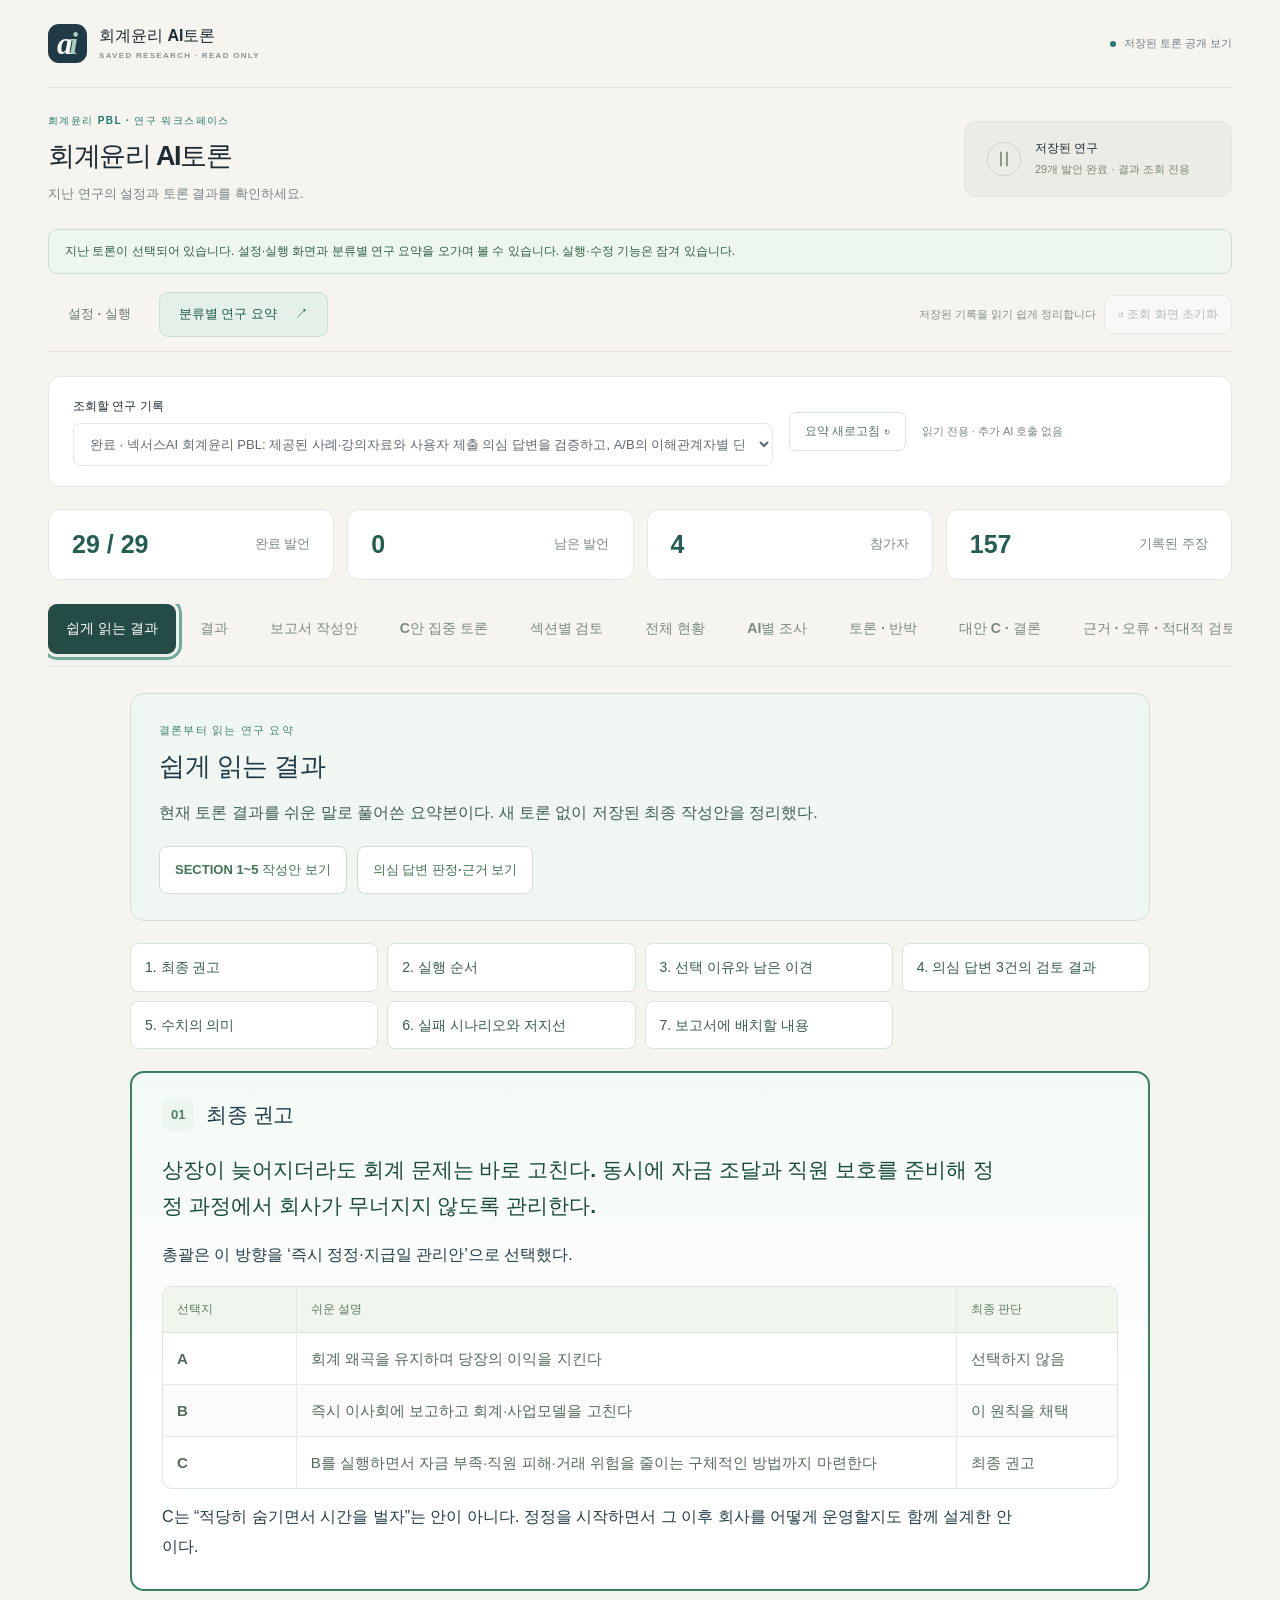
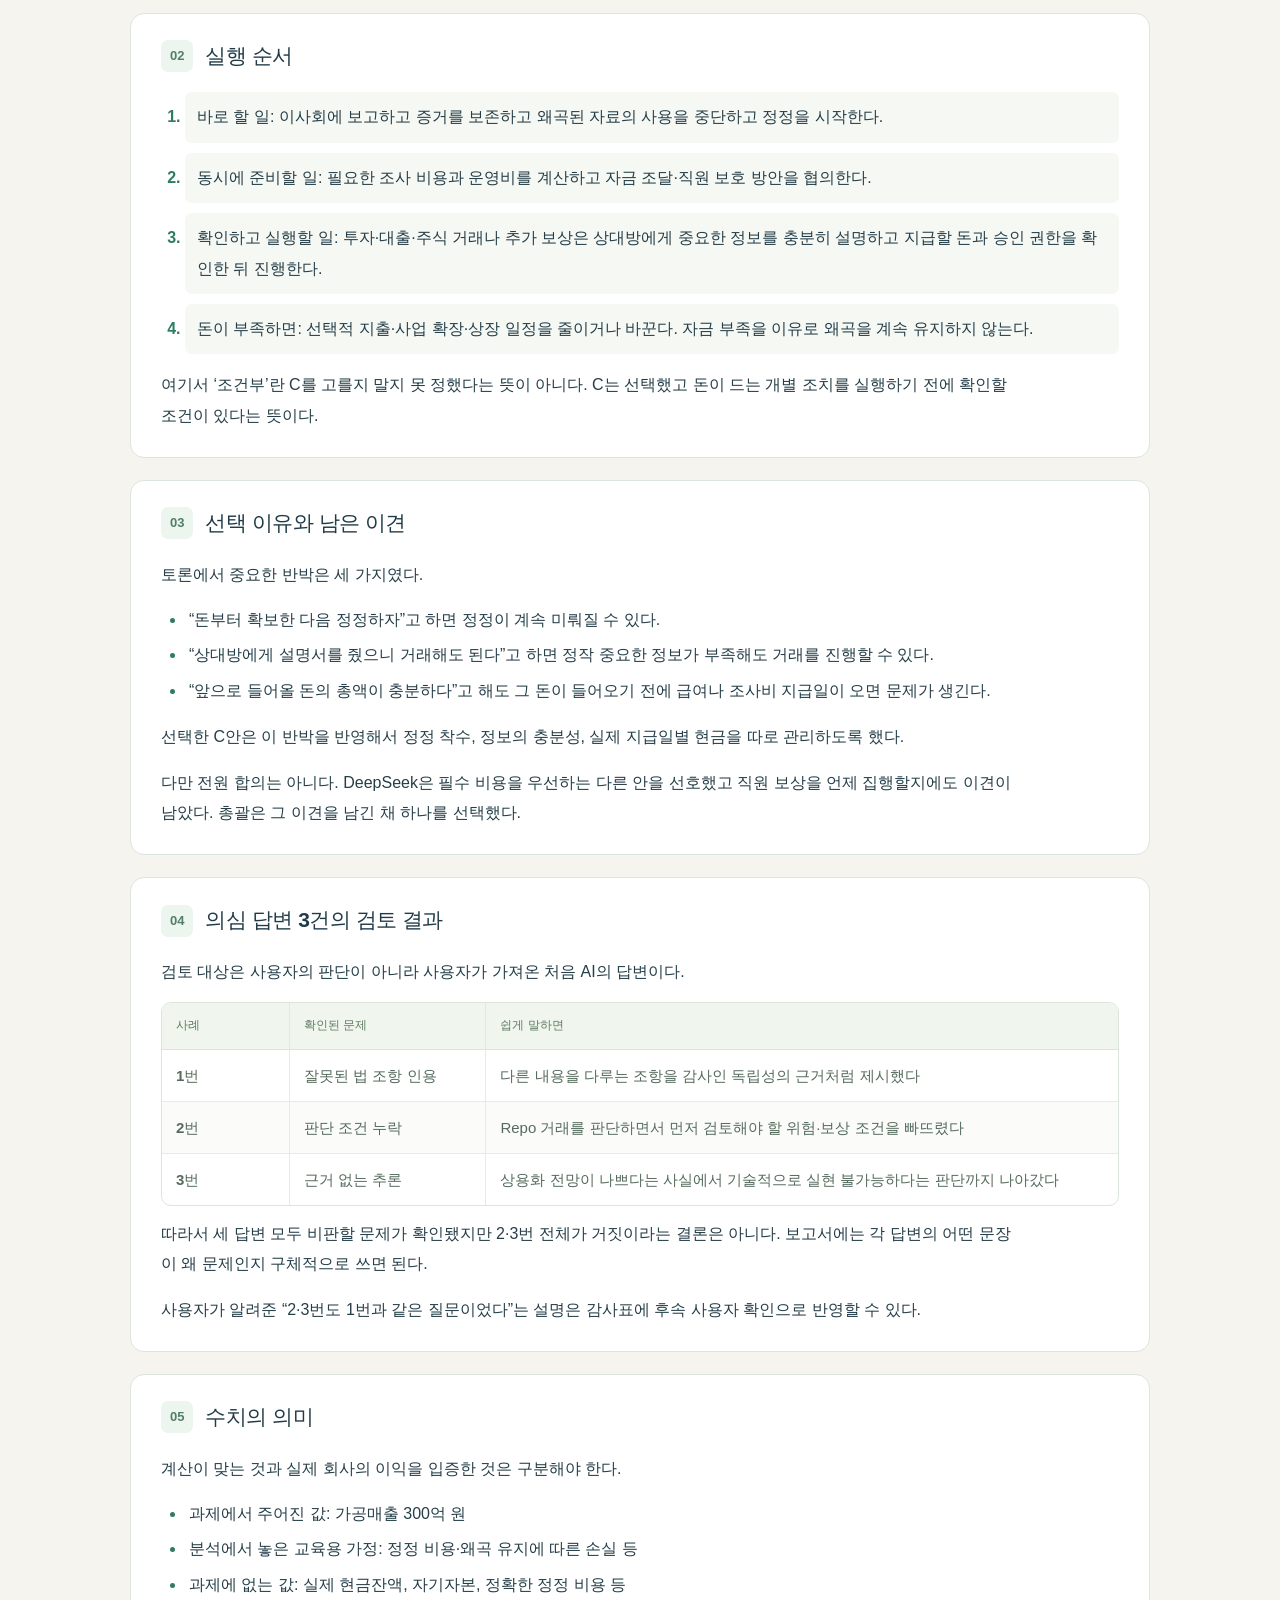
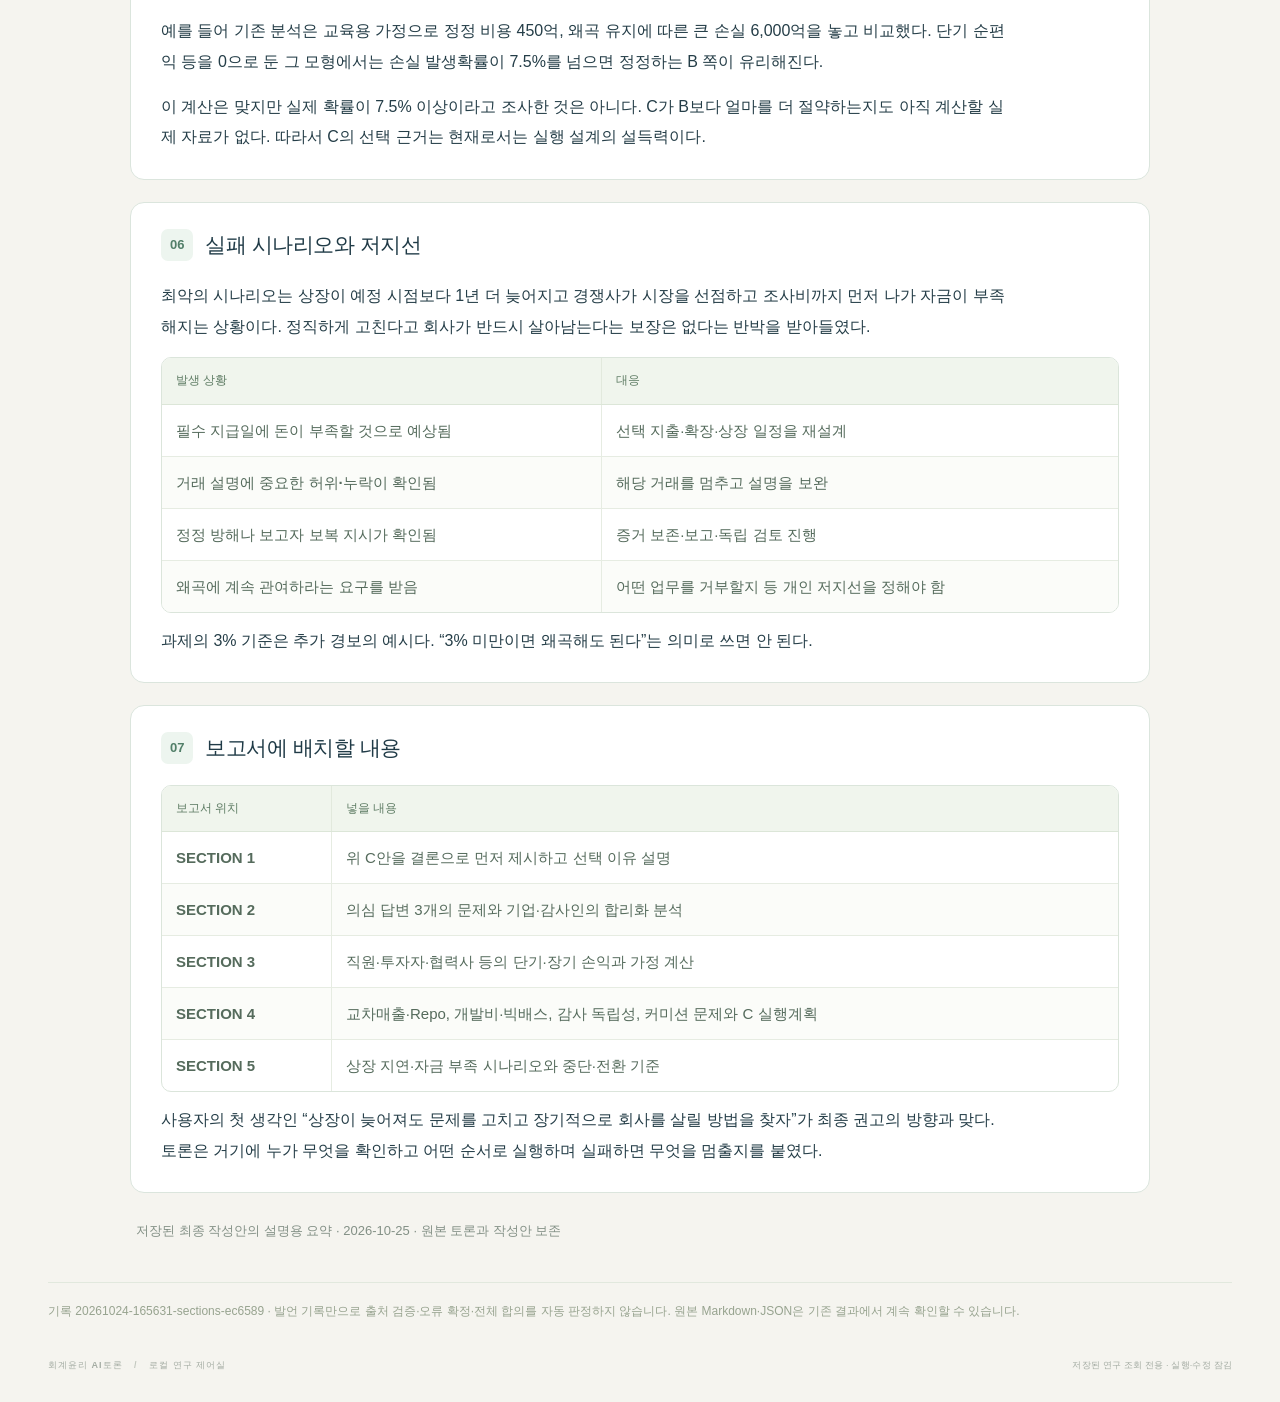
<file: index.html>
<!doctype html>
<html lang="ko">
<head>
  <meta charset="utf-8"><meta name="robots" content="noindex,nofollow">
  <meta name="viewport" content="width=device-width, initial-scale=1">
  <meta name="color-scheme" content="light">
  <title>회계윤리 AI토론</title>
  <link rel="stylesheet" href="./style.css">
  <script src="./summary.js" defer></script><script src="./read-controller.js" defer></script><script src="./reader.js" defer></script>
</head>
<body>
  <div class="app-shell">
    <header class="topbar">
      <a class="brand" href="#main"><span class="brand-mark" aria-hidden="true">a<span>i</span></span><span>회계윤리 AI토론<span class="brand-sub">SAVED RESEARCH · READ ONLY</span></span></a>
      <div class="topbar-meta"><span class="local-dot" aria-hidden="true"></span>저장된 토론 공개 보기</div>
    </header>

    <main id="main">
      <section class="intro" aria-labelledby="page-title">
        <div><div class="eyebrow">회계윤리 PBL · 연구 워크스페이스</div><h1 id="page-title">회계윤리 AI토론</h1><p>지난 연구의 설정과 토론 결과를 확인하세요.</p></div>
        <div class="idle-notice"><span class="idle-icon" aria-hidden="true">Ⅱ</span><div><strong id="activity-title">대기 중</strong><span id="activity-detail">시작 버튼 전 모델 호출 없음</span></div></div>
      </section>

      <div id="connection-error" class="notice error hidden" role="alert"></div>
      <button id="show-active-run" class="secondary-button hidden" type="button">실행 중인 연구 모니터로 이동</button>
      <div id="toast" class="toast hidden" role="status" aria-live="polite"></div>

      <nav class="view-navigation" aria-label="제어실 보기">
        <button id="view-workspace" type="button" class="view-button active" aria-pressed="true">설정 · 실행</button>
        <button id="view-summary" type="button" class="view-button" aria-pressed="false">분류별 연구 요약 <span aria-hidden="true">↗</span></button>
        <span>저장된 기록을 읽기 쉽게 정리합니다</span>
        <button id="reset-research" class="reset-research-button" type="button" title="이전 실행 선택과 결과 화면만 비웁니다. 입력한 설정·자료·저장 기록은 유지합니다." disabled>↺ 조회 화면 초기화</button>
      </nav>

      <div id="workspace-view" class="workspace-grid">
        <div class="setup-column">
          <section class="panel" aria-labelledby="setup-title">
            <div class="panel-heading"><div><span class="section-number">01</span><h2 id="setup-title">연구 설정</h2></div><div class="button-row"><button id="load-config" class="text-button" type="button" disabled>설정 불러오기</button><button id="save-config" class="text-button" type="button" disabled>저장</button></div></div>
            <div class="panel-content">
              <label for="topic">토론 주제 <span class="required">필수</span></label>
              <textarea id="topic" rows="3" placeholder="예: 상장 전 회계 오류를 발견한 기업의 윤리적 선택과 대안 C"></textarea>
              <label for="instructions">전체 참가자에게 전달할 명령 <span class="optional">선택</span></label>
              <textarea id="instructions" rows="3" placeholder="예: A/B를 공정하게 검토하고, 사실·가정·미확인 주장을 분리해 주세요."></textarea>
              <label for="student-draft">내 첫 생각 <span class="optional">직접 작성 · 선택</span></label>
              <textarea id="student-draft" rows="4" maxlength="3000" placeholder="예: 나는 ○○ 이유로 A도 B도 아닌 방향을 생각한다. 가장 자신 없는 부분은 ○○이다. (AI에게 맡기지 말고 직접 쓰세요)"></textarea>
              <p class="field-help">독립 조사에는 공개하지 않습니다. 섹션별 모드에서는 SECTION 2 작성·검토에, 기존 연구·합의 모드에서는 교차 검증에 전달해 맹점 비판을 받습니다. 원문은 부록 B용으로 보존됩니다.</p>
              <details class="submitted-case-panel" id="submitted-case-panel">
                <summary>검증할 의심 답변 <span class="optional">선택 · 최대 3개</span></summary>
                <p class="field-help">독립 조사에서 각 AI가 원답변을 검증하고 후속 검토·최종 판단까지 이어갑니다. 섹션별 모드에서는 SECTION 2에서 집중 검토합니다. 의심 이유는 독립 조사에서 숨기며, 오류 아님·일부 오류·판단 보류도 정상 결과입니다.</p>
                <p class="field-help">총괄은 참가 AI에서 1명을 지정할 수 있습니다. 섹션별 모드는 미지정 시 첫 참가자가 총괄을 맡고, 기존 모드는 미지정 시 AI별 최종 판단을 표시합니다.</p>
                <p class="field-help">3개 입력의 원질문·원답변·출처·의심 이유 합계는 18,000바이트까지입니다(한글 약 6,000자). 시작 전 알려진 입력과 단계별 필수 원문을 검사하며, 이후 AI 발언이 커지면 호출 전에 다시 확인합니다.</p>
                <p id="submitted-input-budget" class="field-help" role="status">의심 답변 전체 입력: 0 / 18,000바이트</p>
                <p class="field-help">새 연구에만 적용됩니다. 저장·열람은 AI를 호출하지 않으며, 연구 시작 시 입력한 원문과 출처가 참가 AI에게 전송됩니다. 개인정보·인증정보는 넣지 마세요.</p>
                <details class="submitted-case" open><summary>의심 답변 1</summary>
                  <label for="case-1-question">원래 질문 <span class="optional">있으면 입력</span></label>
                  <textarea id="case-1-question" rows="2" maxlength="1500" placeholder="이 답변을 받았을 때의 실제 질문"></textarea>
                  <label for="case-1-answer">검증할 답변 원문 <span class="required">이 항목 사용 시 필수</span></label>
                  <textarea id="case-1-answer" rows="4" maxlength="4000" placeholder="의심되는 답변을 조건·문맥과 함께 그대로 붙여 넣으세요. 최대 4,000자"></textarea>
                  <label for="case-1-source">답변 출처 <span class="optional">AI·날짜·대화 링크 등</span></label>
                  <input id="case-1-source" type="text" maxlength="300" placeholder="예: Claude · 날짜 · 대화 기록">
                  <fieldset class="submitted-item-choices"><legend>이 원질문·답변이 다루는 회계처리 <span class="optional">복수 선택 · 해당 없거나 모르면 선택하지 않음</span></legend>
                    <label><input id="case-1-item-0" type="checkbox"> 교차매출</label>
                    <label><input id="case-1-item-1" type="checkbox"> Repo</label>
                    <label><input id="case-1-item-2" type="checkbox"> R&D 자본화</label>
                    <label><input id="case-1-item-3" type="checkbox"> 빅배스</label>
                  </fieldset>
                  <p class="field-help">원래 질문이 있고 선택한 항목만 중복 최초 질의를 생략합니다. 연결이 부정확하면 AI가 분석 범위 부족으로 기록합니다.</p>
                  <label for="case-1-suspicion">의심 이유 <span class="optional">교차 검증부터 AI에게 공개</span></label>
                  <textarea id="case-1-suspicion" rows="2" maxlength="1000" placeholder="어떤 사실·문단·계산이 의심되는지 (선택)"></textarea>
                </details>
                <details class="submitted-case"><summary>의심 답변 2</summary>
                  <label for="case-2-question">원래 질문 <span class="optional">있으면 입력</span></label>
                  <textarea id="case-2-question" rows="2" maxlength="1500" placeholder="이 답변을 받았을 때의 실제 질문"></textarea>
                  <label for="case-2-answer">검증할 답변 원문 <span class="required">이 항목 사용 시 필수</span></label>
                  <textarea id="case-2-answer" rows="4" maxlength="4000" placeholder="의심되는 답변을 조건·문맥과 함께 그대로 붙여 넣으세요. 최대 4,000자"></textarea>
                  <label for="case-2-source">답변 출처 <span class="optional">AI·날짜·대화 링크 등</span></label>
                  <input id="case-2-source" type="text" maxlength="300" placeholder="예: Claude · 날짜 · 대화 기록">
                  <fieldset class="submitted-item-choices"><legend>이 원질문·답변이 다루는 회계처리 <span class="optional">복수 선택 · 해당 없거나 모르면 선택하지 않음</span></legend>
                    <label><input id="case-2-item-0" type="checkbox"> 교차매출</label>
                    <label><input id="case-2-item-1" type="checkbox"> Repo</label>
                    <label><input id="case-2-item-2" type="checkbox"> R&D 자본화</label>
                    <label><input id="case-2-item-3" type="checkbox"> 빅배스</label>
                  </fieldset>
                  <p class="field-help">원래 질문이 있고 선택한 항목만 중복 최초 질의를 생략합니다. 연결이 부정확하면 AI가 분석 범위 부족으로 기록합니다.</p>
                  <label for="case-2-suspicion">의심 이유 <span class="optional">교차 검증부터 AI에게 공개</span></label>
                  <textarea id="case-2-suspicion" rows="2" maxlength="1000" placeholder="어떤 사실·문단·계산이 의심되는지 (선택)"></textarea>
                </details>
                <details class="submitted-case"><summary>의심 답변 3</summary>
                  <label for="case-3-question">원래 질문 <span class="optional">있으면 입력</span></label>
                  <textarea id="case-3-question" rows="2" maxlength="1500" placeholder="이 답변을 받았을 때의 실제 질문"></textarea>
                  <label for="case-3-answer">검증할 답변 원문 <span class="required">이 항목 사용 시 필수</span></label>
                  <textarea id="case-3-answer" rows="4" maxlength="4000" placeholder="의심되는 답변을 조건·문맥과 함께 그대로 붙여 넣으세요. 최대 4,000자"></textarea>
                  <label for="case-3-source">답변 출처 <span class="optional">AI·날짜·대화 링크 등</span></label>
                  <input id="case-3-source" type="text" maxlength="300" placeholder="예: Claude · 날짜 · 대화 기록">
                  <fieldset class="submitted-item-choices"><legend>이 원질문·답변이 다루는 회계처리 <span class="optional">복수 선택 · 해당 없거나 모르면 선택하지 않음</span></legend>
                    <label><input id="case-3-item-0" type="checkbox"> 교차매출</label>
                    <label><input id="case-3-item-1" type="checkbox"> Repo</label>
                    <label><input id="case-3-item-2" type="checkbox"> R&D 자본화</label>
                    <label><input id="case-3-item-3" type="checkbox"> 빅배스</label>
                  </fieldset>
                  <p class="field-help">원래 질문이 있고 선택한 항목만 중복 최초 질의를 생략합니다. 연결이 부정확하면 AI가 분석 범위 부족으로 기록합니다.</p>
                  <label for="case-3-suspicion">의심 이유 <span class="optional">교차 검증부터 AI에게 공개</span></label>
                  <textarea id="case-3-suspicion" rows="2" maxlength="1000" placeholder="어떤 사실·문단·계산이 의심되는지 (선택)"></textarea>
                </details>
              </details>
              <label><input id="web-research" type="checkbox" checked> 필요 시 공개 웹 검색·원문 검증</label>
              <p id="web-research-notice" class="field-help hidden" role="status"></p>
              <p class="help">제공 자료 우선. 근거 누락·충돌·최신성 확인에만 검색하며 검색어와 URL이 외부 서비스로 전달됩니다. 자료 전문·개인정보는 검색어에서 제외하도록 지시합니다. 연결 테스트에는 적용하지 않으며, 기존 실행 재개는 저장된 설정을 따릅니다.</p>
              <div class="settings-row">
          <div class="field grow"><label for="mode">진행 방식</label><select id="mode"><option value="sections">섹션별 조사·C안 토론 → 통합</option><option value="smoke">자유 라운드 토론</option></select></div>
                <div class="field"><label for="domain">연구 분야</label><select id="domain"><option value="accounting_pbl">회계윤리 PBL</option><option value="general">일반 주제</option></select></div>
                <div id="smoke-rounds-field" class="field rounds-field hidden">
                  <label for="smoke-rounds">토론 라운드 <span class="optional">회</span></label>
                  <div class="stepper-wrap">
                    <button id="rounds-dec" class="stepper-btn" type="button" title="라운드 감소">▼</button>
                    <input id="smoke-rounds" type="number" min="1" max="10" step="1" value="2">
                    <button id="rounds-inc" class="stepper-btn" type="button" title="라운드 증가">▲</button>
                  </div>
                </div>
                <div class="field"><label for="timeout">발언 제한 시간 <span class="optional">초</span></label><input id="timeout" type="number" min="30" max="3600" step="1" value="600"></div>
                <div class="field"><label for="max-turns">이번 실행 발언 수</label><input id="max-turns" type="number" min="1" max="200" step="1" placeholder="제한 없음"></div>
              </div>
              <p id="mode-help" class="field-help">공통 독립 조사 → SECTION 2·4·3·5 작성·독립 검토 → 전원 통합 검토 → 총괄 권고와 SECTION 1~5 작성안. 시작 버튼을 누르기 전에는 AI를 호출하지 않습니다.</p>
              <p id="legacy-mode-note" class="field-help" hidden></p>
            </div>
          </section>

          <section class="panel" aria-labelledby="agents-title">
            <div class="panel-heading"><div><span class="section-number">02</span><h2 id="agents-title">참가 AI</h2><span id="agent-count" class="count-pill">선택</span></div><button id="add-agent" class="text-button" type="button" disabled>+ 참가자 추가</button></div>
            <div class="panel-content"><p class="section-help">각 AI 카드의 체크박스로 토론에 참여할 AI를 2명 이상 선택할 수 있습니다. (최소 2명, 최대 5명)</p><div id="agents" class="agents-grid"></div></div>
          </section>

          <section class="panel" aria-labelledby="materials-title">
            <div class="panel-heading"><div><span class="section-number">03</span><h2 id="materials-title">연구 자료</h2><span id="material-count" class="count-pill">0개 선택</span></div><div class="button-row"><button id="cleanup-junk-button" class="text-button" type="button" title="테스트 및 프롬프트로 생성된 정크 txt 파일들을 일괄 정리합니다">정크 정리 🧹</button><button id="upload-button" class="text-button" type="button" disabled>+ 파일 추가</button></div><input id="upload-file" type="file" accept=".md,.txt,text/markdown,text/plain" hidden multiple></div>
            <div class="panel-content"><div class="materials-toolbar"><p class="section-help">선택한 자료는 실행할 때 참가 AI에 전달됩니다.</p><div class="button-row"><button id="select-all" class="small-text-button" type="button">모두 선택</button><button id="select-none" class="small-text-button" type="button">해제</button></div></div><div id="materials" class="materials-list"><p class="empty-message">자료 목록을 불러오는 중입니다.</p></div><p class="field-help">Markdown·텍스트 파일을 추가할 수 있습니다. 원본 자료는 수정하지 않습니다.</p><p class="field-help">자료가 크면 파일·행 번호를 유지한 발췌를 전달합니다. 생략 부분은 미확인으로 남기며, 자료 전체를 분석한 것으로 간주하지 않습니다. 실제 전달 범위는 발언 원질문에서 확인할 수 있습니다.</p></div>
          </section>

          <section class="launch-panel" aria-label="연구 실행">
            <label class="consent-label"><input id="transfer-consent" type="checkbox"><span>주제, 명령, 의심 답변, 선택 자료와 참가자 발언을 선택한 AI의 클라우드 서비스로 전송하는 데 동의합니다.<small>공식 CLI의 구독 한도를 사용합니다. 계정의 기존 초과 사용 정책은 별도로 적용될 수 있습니다.</small></span></label>
            <div class="launch-footer"><span id="launch-summary">설정을 확인한 뒤 시작하세요.</span><button id="start-button" type="button" class="primary-button" disabled><span aria-hidden="true">▶</span> 연구 시작</button></div>
          </section>
        </div>

        <aside class="monitor-column" aria-label="연구 진행 및 결과">
          <section class="panel monitor-panel" aria-labelledby="monitor-title">
            <div class="panel-heading"><div><span class="section-number">04</span><h2 id="monitor-title">실행 모니터</h2></div><div class="button-row"><button id="delete-run-button" class="text-button danger" type="button" title="선택한 실행 및 결과 삭제" disabled>기록 삭제 🗑</button><button id="refresh-runs" class="text-button" type="button" aria-label="실행 목록 새로고침">새로고침 ↻</button></div></div>
            <div class="panel-content">
              <label for="run-select">저장된 실행</label><select id="run-select"><option value="">실행을 선택하세요</option></select>
              <div class="run-state-line"><span id="run-status" class="status-pill">대기</span><span id="turn-progress" class="muted">선택한 실행 없음</span></div>
              <div class="progress-track"><div id="progress-bar"></div></div>
              <p id="run-topic" class="run-topic">시작 버튼을 누르면 여기에서 진행 상황을 확인할 수 있습니다.</p>
              <div class="run-controls"><button id="pause-button" type="button" class="secondary-button" disabled>발언 후 일시정지</button><button id="stop-button" type="button" class="danger-button" disabled>즉시 중단</button><button id="resume-button" type="button" class="secondary-button" disabled>재개</button></div>
              <p id="run-control-note" class="field-help">페이지를 새로고침해도 자동으로 시작·재개하지 않습니다.</p>
              <div id="run-errors" class="notice error hidden" role="alert"></div>
            </div>
            <div class="stream-heading"><h3>실시간 발언</h3><span id="live-indicator" class="muted">읽기 전용 조회</span></div>
            <div id="speeches" class="speeches" tabindex="0" aria-label="참가자 발언 기록"><div class="stream-empty"><span aria-hidden="true">⌘</span><strong>새로운 관점을 기다리고 있습니다.</strong><p>현재 모델을 호출하지 않습니다.<br>설정을 마치고 직접 연구를 시작하세요.</p></div></div>
            <div class="stream-footer"><label><input id="auto-scroll" type="checkbox" checked> 새 발언으로 자동 이동</label><span>발언과 상태는 자동 갱신됩니다.</span></div>
          </section>

          <section class="panel reports-panel" aria-labelledby="reports-title">
            <div class="panel-heading"><div><h2 id="reports-title">연구 결과 · 원본 기록</h2></div><div class="button-row"><button id="delete-result-button" class="text-button danger" type="button" title="현재 조회 중인 실행 기록 및 결과 삭제" disabled>결과 삭제 🗑</button><a id="download-report" class="text-button disabled-link" aria-disabled="true">다운로드 ↓</a></div></div>
            <div class="report-select-wrap"><label class="sr-only" for="report-select">조회할 결과 파일</label><select id="report-select"></select></div>
            <p id="report-description" class="report-description">실행을 선택하면 생성된 연구 자료를 조회할 수 있습니다.</p>
            <div id="report-content" class="report-content summary-rich" tabindex="0">아직 선택한 실행이 없습니다.</div>
            <div class="report-footer">AI 작성 내용과 인용은 원문 대조가 필요합니다. 제출용 보고서는 직접 작성하세요.</div>
          </section>

          <section class="connection-panel" aria-labelledby="connections-title"><div class="connection-heading"><h2 id="connections-title">CLI 연결 기록</h2><span>저장된 최근 상태</span></div><div id="connections"></div><p>현재 화면은 연결 테스트를 실행하지 않습니다.</p></section>
          <section class="github-project" aria-labelledby="github-project-title">
            <div class="github-project-icon" aria-hidden="true"><svg viewBox="0 0 24 24" fill="currentColor"><path d="M12 .75a11.25 11.25 0 0 0-3.56 21.92c.56.1.77-.24.77-.54v-2.1c-3.14.68-3.8-1.34-3.8-1.34-.51-1.3-1.25-1.65-1.25-1.65-1.02-.7.08-.69.08-.69 1.13.08 1.72 1.16 1.72 1.16 1 1.72 2.64 1.22 3.28.94.1-.73.4-1.22.72-1.5-2.5-.28-5.13-1.25-5.13-5.56 0-1.23.44-2.23 1.16-3.02-.12-.28-.5-1.43.11-2.98 0 0 .95-.3 3.1 1.16A10.8 10.8 0 0 1 12 6.17c.96 0 1.92.13 2.82.38 2.15-1.46 3.1-1.16 3.1-1.16.61 1.55.23 2.7.11 2.98.73.8 1.16 1.8 1.16 3.02 0 4.32-2.64 5.28-5.15 5.56.4.35.77 1.03.77 2.08v3.1c0 .3.2.65.78.54A11.25 11.25 0 0 0 12 .75Z"/></svg></div>
            <div><span class="github-project-kicker">OPEN SOURCE</span><h2 id="github-project-title">내 PC에서도 AI Debate 사용하기</h2><p>GitHub에서 코드와 설치 방법을 확인하세요.</p><a class="github-project-button" href="https://github.com/osh3772-star/ai-debate" target="_blank" rel="noopener noreferrer">GitHub에서 시작하기 <span aria-hidden="true">↗</span></a></div>
          </section>
        </aside>
      </div>
      <section id="summary-view" class="hidden" aria-label="분류별 연구 요약">
        <div class="summary-view-toolbar">
          <div><label for="summary-run-select">조회할 연구 기록</label><select id="summary-run-select"><option value="">실행을 선택하세요</option></select></div>
          <button id="refresh-summary" class="secondary-button" type="button">요약 새로고침 ↻</button>
          <span id="summary-load-status" role="status">읽기 전용 · 추가 AI 호출 없음</span>
        </div>
        <section id="report-notes-panel" class="panel hidden" aria-labelledby="report-notes-title">
          <div class="panel-heading"><h2 id="report-notes-title">보고서 반영 메모 · 원문 보존</h2></div>
          <div class="panel-content">
            <p class="field-help">확실한 정정은 근거와 함께, 제외할 제안은 이유와 함께 적으세요. 미확인 수치는 가정으로 구분합니다. 저장은 이 PC에만 하며 AI를 호출하지 않습니다. ‘총괄 작성안 생성’을 직접 확인할 때 저장된 메모도 전달됩니다.</p>
            <label for="report-notes-text">정정 · 채택/제외 · 수치 가정 · 추가 보완</label>
            <textarea id="report-notes-text" rows="14" maxlength="4000" placeholder="원래 내용 → 바꿀 내용 → 이유·근거 / 자료가 없으면 미확인 또는 설계 가정"></textarea>
            <label><input id="report-notes-reviewed" type="checkbox"> 메모를 읽고 보고서에 반영할 지시로 검토했습니다</label>
            <div class="button-row"><button id="save-report-notes" type="button" class="secondary-button">메모 저장 · AI 호출 없음</button><span id="report-notes-status" role="status"></span></div>
          </div>
        </section>
        <div id="classified-summary"></div>
      </section>
      <footer class="page-footer"><span>회계윤리 AI토론 <span class="footer-divider">/</span> 로컬 연구 제어실</span><span>저장된 연구 조회 전용 · 실행·수정 잠김</span></footer>
    </main>
  </div>

  <dialog id="material-dialog"><div class="dialog-heading"><div><span class="eyebrow">READ ONLY</span><h2 id="material-dialog-title">자료 미리보기</h2></div><button id="close-dialog" class="icon-button" type="button" aria-label="미리보기 닫기">×</button></div><pre id="material-preview" tabindex="0"></pre></dialog>
  <dialog id="source-dialog"><div class="dialog-heading"><div><span class="eyebrow">SAVED RECORD · READ ONLY</span><h2 id="source-dialog-title">발언 원본</h2></div><button id="close-source-dialog" class="icon-button" type="button" aria-label="발언 원본 닫기">×</button></div><div id="source-dialog-content" class="source-dialog-content"></div></dialog>
  <dialog id="correction-dialog" aria-labelledby="correction-dialog-title">
    <form id="correction-form" novalidate>
      <div class="dialog-heading"><div><span class="eyebrow">USER ACTION · 클라우드 전송</span><h2 id="correction-dialog-title">수정 질문으로 원래 AI 다시 호출</h2></div><button id="close-correction-dialog" class="icon-button" type="button" aria-label="재호출 창 닫기">×</button></div>
      <div class="correction-body">
        <p id="correction-target" class="section-help"></p>
        <h3 class="correction-label">AI 검토자가 제안한 수정 질문 <span class="optional">읽기 전용 · 원래 기록은 바뀌지 않음</span></h3>
        <p id="correction-ai-question" class="correction-readonly"></p>
        <label for="correction-question">실제로 보낼 수정 질문 <span class="required">직접 고칠 수 있음</span></label>
        <textarea id="correction-question" maxlength="2000" rows="5"></textarea>
        <label for="correction-reason">바꾼 이유 <span class="optional">질문을 고쳤을 때 필수 · 부록 C에 학생 작성으로 기록</span></label>
        <textarea id="correction-reason" maxlength="1000" rows="3" placeholder="예: 문단 번호와 적용 범위를 먼저 확인하도록 질문을 바꿨다."></textarea>
        <label for="correction-unit-filter">함께 보낼 기준서 문단 <span id="correction-unit-count" class="optional">선택 0개 · 최대 6개</span></label>
        <input id="correction-unit-filter" type="text" placeholder="문단 ID나 제목으로 찾기 (예: B66, 재매입)" autocomplete="off">
        <div id="correction-units" class="correction-units" role="group" aria-label="추가로 보낼 기준서 문단"></div>
        <p class="field-help">이 실행에 선택된 자료 안의 문단만 원문 그대로 보냅니다. 선택하지 않으면 원질문·원답변·검토자 지적·수정 질문만 보냅니다.</p>
        <label class="consent-label correction-consent"><input id="correction-consent" type="checkbox"><span>원질문·원답변·검토자 지적·수정 질문과 선택한 문단을 해당 AI의 클라우드 서비스로 전송하고 구독 한도를 사용하는 데 동의합니다.<small>결과는 원래 발언을 고치지 않고 별도 교정 기록으로 저장됩니다.</small></span></label>
        <p id="correction-error" class="notice error hidden" role="alert"></p>
      </div>
      <div class="correction-footer"><button id="cancel-correction" class="secondary-button" type="button">취소</button><button id="submit-correction" class="primary-button" type="submit">재호출 실행</button></div>
    </form>
  </dialog>
</body>
</html>
</file>
<file: style.css>
:root{--canvas:#f5f4ef;--paper:#fff;--ink:#1d2b35;--muted:#758087;--line:#e4e8e7;--teal:#25796d;--teal-light:#edf6f2;--navy:#213a47;--danger:#a5473c;--radius:14px;--shadow:0 4px 24px #233e4905;font-family:"Segoe UI","Malgun Gothic",Arial,sans-serif;color:var(--ink);font-synthesis:none}*{box-sizing:border-box}html{scroll-behavior:smooth}body{margin:0;background:var(--canvas);font-size:14px;line-height:1.6}button,input,select,textarea{font:inherit}button,a,input,select,textarea{-webkit-tap-highlight-color:transparent}button,a{touch-action:manipulation}button{cursor:pointer}button:disabled{cursor:not-allowed;opacity:.4}button:focus-visible,a:focus-visible,input:focus-visible,select:focus-visible,textarea:focus-visible,[tabindex]:focus-visible{outline:3px solid #6eaa99;outline-offset:3px}textarea,input[type=text],input[type=number],select{width:100%;border:1px solid #dce2e1;border-radius:8px;background:#fff;color:var(--ink);padding:10px 12px;transition:border-color .15s,box-shadow .15s}textarea:focus,input:focus,select:focus{border-color:var(--teal)}textarea{resize:vertical;min-height:78px;line-height:1.7}textarea::placeholder,input::placeholder{color:#99a0a4}select{min-height:43px}input[type=checkbox]{accent-color:var(--teal);width:16px;height:16px;flex-shrink:0}h1,h2,h3,p{margin:0}h2{font-size:16px;letter-spacing:-.45px;font-weight:700}h3{font-size:13px}label{display:block;font-size:12px;font-weight:650;margin-bottom:7px}a{color:inherit;text-decoration:none}.app-shell{max-width:1540px;padding:0 48px;margin:auto}.topbar{height:88px;border-bottom:1px solid #dfe3df;display:flex;align-items:center;justify-content:space-between}.brand{display:flex;gap:12px;align-items:center;font-size:16px;font-weight:750;letter-spacing:2px;line-height:1.35}.brand-mark{display:flex;width:39px;height:39px;justify-content:center;align-items:center;background:var(--navy);border-radius:11px;color:#fff;font-family:Georgia,serif;font-size:31px;font-style:italic;letter-spacing:-3px;padding-right:3px}.brand-mark span{color:#a9d1bb}.brand-sub{display:block;font-size:8px;letter-spacing:2px;color:#879295;font-weight:650;margin-top:5px}.topbar-meta{display:flex;align-items:center;gap:8px;color:#748081;font-size:11px}.local-dot{width:6px;height:6px;background:var(--teal);border-radius:50%}.separator{padding:0 8px;color:#c2c9c6}.intro{display:flex;align-items:center;justify-content:space-between;gap:28px;padding:44px 0 36px}.eyebrow{font-size:10px;letter-spacing:1.4px;color:var(--teal);font-weight:750}.intro h1{font-size:31px;line-height:1.45;letter-spacing:-1.5px;margin:8px 0}.intro p{font-size:13px;color:#798486}.mobile-break{display:none}.idle-notice{display:flex;gap:14px;align-items:center;background:#ebece5;padding:17px 22px;border:1px solid #e1e5dc;border-radius:12px;min-width:268px}.idle-icon{font-size:20px;color:#77896f;border:1px solid #ccd5c7;border-radius:50%;height:34px;width:34px;display:flex;align-items:center;justify-content:center}.idle-notice strong{display:block;font-size:12px;font-weight:750}.idle-notice span:not(.idle-icon){display:block;font-size:11px;color:#7b8778;margin-top:3px}.workspace-grid{display:grid;grid-template-columns:minmax(0,1.1fr) minmax(0,1fr);gap:24px;align-items:start}.setup-column,.monitor-column{display:flex;flex-direction:column;gap:20px;min-width:0}.panel{background:var(--paper);border:1px solid var(--line);border-radius:var(--radius);box-shadow:var(--shadow);overflow:hidden}.panel-heading{min-height:68px;padding:19px 22px;display:flex;align-items:center;justify-content:space-between;gap:12px;border-bottom:1px solid #edf0ed}.panel-heading>div{display:flex;align-items:center;gap:9px;min-width:0}.section-number{font-size:10px;letter-spacing:.8px;color:var(--teal);font-weight:750}.panel-content{padding:20px 22px}.text-button,.small-text-button{border:0;background:none;padding:4px 0;color:var(--teal);font-size:11px;font-weight:650;white-space:nowrap}.text-button:hover,.small-text-button:hover{color:#134f46;text-decoration:underline}.small-text-button{font-size:10px}.button-row{display:flex;gap:15px;align-items:center}.required,.optional{font-weight:400;font-size:10px;color:#9aa2a3;margin-left:5px}.required{color:var(--teal)}#instructions{margin-bottom:1px}#topic{margin-bottom:17px}.settings-row{display:flex;gap:12px;margin-top:16px}.field{flex:0 1 125px;min-width:0}.field.grow{flex:1 1 185px}.field label{white-space:nowrap;font-size:11px}.field input,.field select{font-size:12px}.field-help{font-size:10px;line-height:1.65;color:#8d9698;margin-top:10px}.section-help{font-size:11px;color:var(--muted);line-height:1.7;margin-bottom:14px}.count-pill{font-size:10px;background:#eef2ee;color:#768078;border-radius:20px;padding:2px 8px;white-space:nowrap}.agents-grid{display:flex;flex-direction:column;gap:12px}.agent-card{border:1px solid #e2e8e5;border-radius:10px;background:#fcfdfb;overflow:hidden}.agent-card-header{padding:12px 14px;display:flex;gap:10px;align-items:center;border-bottom:1px solid #e9eeea}.agent-avatar{width:29px;height:29px;display:flex;align-items:center;justify-content:center;background:#e6efeb;color:#47715d;font-weight:750;border-radius:8px;font-family:Georgia,serif;font-size:17px;flex-shrink:0}.agent-avatar.claude{background:#f4e9df;color:#a87953}.agent-avatar.google{background:#e9edf8;color:#6074a0}.agent-name{border:0!important;background:transparent!important;padding:3px 0!important;box-shadow:none!important;font-size:12px!important;font-weight:700;width:100%;min-width:0}.agent-kind{font-size:10px;color:#7b8983;white-space:nowrap}.remove-agent{border:0;background:transparent;font-size:18px;color:#9a9f9c;line-height:1;padding:4px}.agent-fields{padding:12px 14px}.agent-model-row{display:grid;grid-template-columns:1fr 1.25fr .9fr;gap:10px}.agent-fields label{font-size:10px;color:#738078;font-weight:600;margin-bottom:5px}.agent-fields select,.agent-fields input{min-height:37px;font-size:11px;padding:8px}.agent-instructions-label{margin-top:12px}.agent-fields textarea{min-height:57px;font-size:11px;padding:8px 10px;background:#fff}.agent-effort-note{font-size:9px;color:#929b96;margin-top:6px}.materials-toolbar{display:flex;justify-content:space-between;align-items:start;gap:14px}.materials-toolbar .section-help{margin-bottom:12px}.materials-list{max-height:310px;overflow:auto;border:1px solid #e7ebe7;border-radius:8px;background:#fcfdfb}.material-row{display:flex;align-items:center;gap:10px;padding:10px 12px;border-bottom:1px solid #e9ede9}.material-row:last-child{border-bottom:0}.material-row label{margin:0;display:flex;align-items:center;gap:9px;flex:1;min-width:0;font-size:11px;font-weight:500;cursor:pointer}.material-name{overflow-wrap:anywhere}.material-size{font-size:9px;color:#9aa39d;white-space:nowrap}.material-preview-button{border:0;background:none;font-size:10px;color:#71867a;white-space:nowrap;padding:3px}.material-preview-button:hover{color:var(--teal)}.launch-panel{background:var(--navy);color:#e8efed;padding:22px;border-radius:var(--radius)}.consent-label{display:flex;gap:10px;font-weight:450;font-size:11px;line-height:1.9;margin-bottom:18px}.consent-label input{margin:4px 0 0;accent-color:#87c1a8}.consent-label small{display:block;font-size:9px;color:#a4b5b9;line-height:1.8;margin-top:4px}.launch-footer{border-top:1px solid #ffffff1a;padding-top:17px;display:flex;align-items:center;justify-content:space-between;gap:16px}.launch-footer>span{font-size:10px;color:#b2c6c7}.primary-button{display:inline-flex;align-items:center;justify-content:center;gap:9px;border:0;border-radius:8px;background:#d6ebdf;color:#1c5144;font-size:12px;font-weight:750;padding:12px 20px;white-space:nowrap;min-height:43px;transition:background .15s}.primary-button:hover{background:#b9ddca}.primary-button:disabled{opacity:.5}.primary-button>span{font-size:10px}.run-state-line{display:flex;align-items:center;justify-content:space-between;margin:18px 0 10px;gap:12px}.muted{color:var(--muted);font-size:10px}.status-pill{display:inline-flex;font-size:10px;font-weight:650;border-radius:20px;padding:3px 10px;background:#eff2ed;color:#7c8777}.status-pill.running{background:#e7f4ed;color:#28765b}.status-pill.paused,.status-pill.stopped,.status-pill.interrupted{background:#f7efe2;color:#a17d44}.status-pill.completed{background:#e8f1f4;color:#3e7186}.status-pill.error,.status-pill.failed{background:#f7e9e4;color:#a2574c}.progress-track{height:4px;background:#edf1ed;border-radius:4px;overflow:hidden}.progress-track>div{height:100%;width:0;background:var(--teal);border-radius:4px;transition:width .3s}.run-topic{font-size:11px;line-height:1.7;color:#778382;margin:14px 0;overflow-wrap:anywhere}.run-controls{display:flex;gap:8px;flex-wrap:wrap}.secondary-button,.danger-button{border:1px solid #dce5df;background:#fff;color:#557867;padding:8px 12px;border-radius:7px;font-size:10px;line-height:1.6}.secondary-button:hover:enabled{background:#f1f6f2}.danger-button{border-color:#eee0dc;color:#a97061}.danger-button:hover:enabled{background:#fcf0ed}.stream-heading{display:flex;align-items:center;justify-content:space-between;padding:13px 22px;border-top:1px solid #edf0ed;border-bottom:1px solid #edf0ed;background:#fcfdfb}.stream-heading h3{font-size:11px}.stream-heading .muted{font-size:9px}.speeches{height:430px;overflow:auto;padding:20px 22px;background:#fcfdfb;scroll-behavior:smooth}.stream-empty{height:100%;display:flex;flex-direction:column;justify-content:center;align-items:center;text-align:center;color:#99a39c;font-size:11px}.stream-empty>span{font-size:35px;color:#ccd6ce;margin-bottom:12px;font-weight:300}.stream-empty strong{color:#75877a;font-size:12px;font-weight:550}.stream-empty p{margin-top:7px;font-size:10px;line-height:1.9}.speech{margin-bottom:24px}.speech:last-child{margin-bottom:0}.speech-meta{display:flex;gap:9px;align-items:center;margin-bottom:9px}.speech-avatar{width:28px;height:28px;border-radius:8px;background:#e9efe9;display:flex;align-items:center;justify-content:center;color:#4e7b66;font-size:12px;font-weight:750;flex-shrink:0}.speech-avatar.claude{background:#f3e9df;color:#a77d56}.speech-avatar.google{background:#e9ecf5;color:#6d7dab}.speech-person{font-size:11px;font-weight:750}.speech-stage{font-size:9px;color:#94a096;margin-left:auto;text-align:right}.speech-body{margin-left:37px;white-space:pre-wrap;overflow-wrap:anywhere;font-size:11px;line-height:1.95;color:#5e6e64;background:#fff;border:1px solid #e8ece7;border-radius:0 9px 9px 9px;padding:12px 14px}.speech.live .speech-body{border-color:#aecfbc;background:#f2f9f3}.speech.live .speech-stage{color:#428165}.speech.live .speech-body:empty:after{content:"응답을 기다리는 중입니다…";color:#879a8d}.stream-footer{padding:11px 22px;border-top:1px solid #edf0ed;display:flex;justify-content:space-between;gap:10px;color:#95a097;font-size:9px}.stream-footer label{display:flex;align-items:center;gap:6px;font-size:9px;font-weight:400;margin:0;white-space:nowrap}.stream-footer input{width:12px;height:12px;margin:0}.report-select-wrap{padding:16px 22px 0}.report-select-wrap select{font-size:11px}.report-description{font-size:10px;color:#929c95;margin:10px 22px 14px}.report-content{font-family:"Cascadia Code",Consolas,"Malgun Gothic",monospace;font-size:10px;line-height:1.95;white-space:pre-wrap;overflow-wrap:anywhere;overflow:auto;background:#f8faf6;border:1px solid #e9eee6;border-radius:8px;padding:16px;margin:0 22px 20px;min-height:210px;max-height:520px;color:#68786c}.report-footer{border-top:1px solid #edf0ed;padding:11px 22px;font-size:9px;color:#99a297}.disabled-link{opacity:.35;pointer-events:none}.connection-panel{padding:4px 2px 0}.connection-heading{display:flex;align-items:center;justify-content:space-between;margin-bottom:12px}.connection-heading h2{font-size:11px;color:#6e8074}.connection-heading>span{font-size:9px;color:#98a098}.connection-item{display:flex;align-items:center;justify-content:space-between;font-size:10px;padding:7px 0;border-bottom:1px solid #e4e8e0;gap:20px}.connection-item>span:first-child{color:#6a7a6f;font-weight:600}.connection-state{color:#8e9a8e;font-size:9px;text-align:right}.connection-panel>p{font-size:9px;color:#a0a79e;margin-top:10px}.notice{border-radius:8px;padding:12px 14px;font-size:11px;line-height:1.8;white-space:pre-wrap;overflow-wrap:anywhere}.notice.error{background:#fff0e9;border:1px solid #edd8cf;color:#a15d48;margin-bottom:20px}#run-errors{margin:15px 0 0}.toast{position:fixed;bottom:25px;left:50%;transform:translateX(-50%);background:#223c31;color:#fff;max-width:min(620px,90vw);padding:12px 22px;border-radius:10px;box-shadow:0 8px 36px #16302326;font-size:12px;z-index:100;white-space:pre-wrap}.toast.error{background:#934b3c}.hidden{display:none!important}.empty-message{font-size:11px;color:#99a499;padding:15px}.page-footer{display:flex;justify-content:space-between;gap:16px;padding:35px 0 30px;color:#a4aca3;font-size:9px;letter-spacing:.2px}.page-footer>span:first-child{font-size:9px;letter-spacing:1px;font-weight:650}.footer-divider{margin:0 8px;color:#c1c7bd}dialog{width:min(920px,calc(100vw - 32px));max-height:86vh;background:#fff;border:1px solid #dfe7de;border-radius:15px;box-shadow:0 30px 100px #182c2d30;padding:0;color:var(--ink)}dialog::backdrop{background:#1c303653;backdrop-filter:blur(3px)}.dialog-heading{display:flex;justify-content:space-between;align-items:center;padding:20px 24px;border-bottom:1px solid #e5ebe3;gap:15px}.dialog-heading h2{font-size:15px;overflow-wrap:anywhere;margin-top:4px}.dialog-heading .eyebrow{font-size:9px}.icon-button{border:0;border-radius:50%;background:#f0f4ed;color:#84927e;font-size:24px;line-height:1;width:34px;height:34px;flex-shrink:0}#material-preview{white-space:pre-wrap;overflow-wrap:anywhere;font-family:"Cascadia Code",Consolas,"Malgun Gothic",monospace;padding:23px 24px;margin:0;max-height:calc(86vh - 95px);overflow:auto;font-size:12px;line-height:1.9;color:#657260}.sr-only{position:absolute;width:1px;height:1px;padding:0;overflow:hidden;clip:rect(0,0,0,0);white-space:nowrap;border:0}@media(min-width:1500px){.app-shell{padding:0 58px}}@media(max-width:1160px){.app-shell{padding:0 28px}.workspace-grid{gap:18px;grid-template-columns:minmax(0,1fr) minmax(0,1fr)}.panel-content{padding:18px}.panel-heading{padding:18px}.settings-row{gap:8px}.field{flex-basis:98px}.field.grow{flex-basis:140px}.field label{font-size:10px}.agent-model-row{grid-template-columns:1fr 1.2fr .85fr;gap:7px}.launch-panel{padding:18px}.launch-footer>span{max-width:180px}.stream-footer{padding:11px 18px}.stream-footer>span{display:none}}@media(max-width:940px){.workspace-grid{grid-template-columns:minmax(0,1fr)}.intro h1{font-size:29px}.intro{padding:32px 0 28px}.idle-notice{min-width:235px;padding:15px}.setup-column,.monitor-column{gap:18px}.agents-grid{display:grid;grid-template-columns:1fr 1fr}.agent-model-row{grid-template-columns:1fr 1fr}.agent-model-row>.field:last-child{grid-column:1/-1}.agent-fields select,.agent-fields input{font-size:11px}.speeches{height:440px}.stream-footer>span{display:block}.monitor-column{margin-top:2px}}@media(max-width:620px){.app-shell{padding:0 16px}.topbar{height:74px}.topbar-meta{font-size:9px;gap:5px}.topbar-meta .separator{padding:0 1px}.brand{font-size:12px;gap:9px;letter-spacing:1.2px}.brand-mark{width:32px;height:32px;font-size:26px;border-radius:9px}.brand-sub{font-size:6px;letter-spacing:1px}.intro{align-items:flex-start;flex-direction:column;gap:18px;padding:26px 0 24px}.intro h1{font-size:26px;letter-spacing:-1.1px;margin:7px 0}.intro p{font-size:11px}.eyebrow{font-size:9px;letter-spacing:.8px}.idle-notice{width:100%;padding:12px 15px;gap:11px;min-width:0}.idle-notice>div{display:flex;align-items:center;justify-content:space-between;gap:14px;flex:1}.idle-notice span:not(.idle-icon){font-size:10px;margin:0}.idle-notice strong{font-size:11px}.idle-icon{height:27px;width:27px;font-size:16px}.panel-heading{padding:16px;min-height:60px;gap:8px}.panel-heading>div{gap:6px}h2{font-size:14px}.panel-content{padding:16px}.button-row{gap:11px}.text-button{font-size:10px}.section-number{font-size:9px}.settings-row{display:grid;grid-template-columns:1fr 1fr;gap:11px}.settings-row>.field:first-child{grid-column:1/-1}.settings-row label{font-size:11px}.agents-grid{display:flex}.agent-model-row{grid-template-columns:1fr 1.25fr .9fr;gap:7px}.agent-model-row>.field:last-child{grid-column:auto}.materials-toolbar{gap:8px}.materials-toolbar .section-help{font-size:10px}.materials-toolbar .button-row{gap:9px;flex-shrink:0}.material-row{padding:10px}.material-size{display:none}.material-row label{font-size:10px}.launch-panel{padding:18px 16px}.consent-label{font-size:10px}.launch-footer{gap:10px}.launch-footer>span{font-size:9px;max-width:160px}.primary-button{padding:11px 17px;font-size:11px}.stream-heading{padding:13px 16px}.speeches{padding:17px 16px;height:400px}.speech-body{font-size:10px;padding:10px 12px;margin-left:34px}.speech-person{font-size:10px}.speech-stage{font-size:8px}.stream-footer{padding:11px 16px}.stream-footer>span{display:none}.report-select-wrap{padding:16px 16px 0}.report-description{margin-left:16px;margin-right:16px}.report-content{margin:0 16px 16px;padding:12px;font-size:9px}.report-footer{padding:11px 16px;font-size:8px}.page-footer{flex-direction:column;gap:6px;padding:26px 0 22px;font-size:8px}.page-footer>span:first-child{font-size:8px}.connection-panel{padding:2px}.dialog-heading{padding:16px}#material-preview{padding:16px;font-size:11px}.dialog-heading h2{font-size:13px}.run-controls{gap:7px}.run-controls button{flex:1;white-space:nowrap;padding:8px}}@media(prefers-reduced-motion:reduce){*,*::before,*::after{scroll-behavior:auto!important;transition:none!important}}
.speech-model{display:block;color:#96a095;font-size:8px;font-weight:400;line-height:1.6;margin-top:1px;overflow-wrap:anywhere}
.model-select{max-width:100%;text-overflow:ellipsis}.agent-fields .model-custom-input{margin-top:6px}.agent-model-help{font-family:Consolas,"Malgun Gothic",monospace;font-size:9px;line-height:1.5;color:#7c8981;margin-top:5px;overflow-wrap:anywhere}

.view-navigation{display:flex;align-items:center;gap:8px;border-bottom:1px solid #dce4de;margin-bottom:24px;padding-bottom:14px}.view-button{display:inline-flex;align-items:center;gap:18px;padding:11px 19px;border:1px solid transparent;border-radius:9px;background:transparent;color:#6b7b72;font-size:13px;font-weight:650}.view-button.active{border-color:#cbded3;background:#e5f0e8;color:#215c49}.view-button:hover{background:#eaf1ea}.view-navigation>span{margin-left:auto;font-size:11px;color:#859088}.summary-view-toolbar{display:flex;align-items:center;gap:16px;margin-bottom:22px;padding:20px 24px;background:#fff;border:1px solid var(--line);border-radius:13px}.summary-view-toolbar>div{min-width:0;max-width:700px;flex:1}.summary-view-toolbar label{font-size:12px}.summary-view-toolbar select{font-size:13px}.summary-view-toolbar>span{max-width:240px;font-size:11px;color:#7b8a7f}.source-dialog-content{max-height:calc(86vh - 95px);overflow:auto;padding:24px}.source-section+ .source-section{margin-top:28px;padding-top:24px;border-top:1px solid #e5eae4}.source-section h3{font-size:15px;margin-bottom:14px}.source-record-text{font:12px/1.9 Consolas,"Malgun Gothic",monospace;white-space:pre-wrap;overflow-wrap:anywhere;margin:0}.report-content.summary-rich{font-family:"Segoe UI","Malgun Gothic",Arial,sans-serif;font-size:13px;white-space:normal;color:#344d40;line-height:1.9}.report-content.summary-rich table{font-size:12px}.report-content.summary-rich h1,.report-content.summary-rich h2,.report-content.summary-rich h3{line-height:1.6;margin:18px 0 10px}.report-content.summary-rich ul,.report-content.summary-rich ol{padding-left:22px}.report-content.summary-rich p{margin:10px 0}.report-content.summary-rich .source-record-text{font-size:11px}.summary-view-toolbar .secondary-button{font-size:12px;padding:9px 15px}
@media(max-width:720px){.view-navigation{flex-wrap:wrap;gap:6px}.view-navigation>span{flex-basis:100%;margin:3px 0 0;font-size:10px}.view-button{font-size:12px;padding:10px 14px}.summary-view-toolbar{padding:16px;gap:12px;flex-wrap:wrap}.summary-view-toolbar>div{flex-basis:100%;max-width:none}.summary-view-toolbar>span{max-width:none;flex:1}.source-dialog-content{padding:18px}.report-content.summary-rich{font-size:12px}}
.agent-avatar.codebuddy,.speech-avatar.codebuddy{background:#e4ebff;color:#4a64ae}.effort-select:disabled{background:#f4f6f2;color:#899588}
.reset-research-button{flex-shrink:0;border:1px solid #d7dfd8;border-radius:8px;padding:9px 13px;background:#fff;color:#65786b;font-size:12px;font-weight:600;white-space:nowrap}.reset-research-button:hover:enabled{background:#edf4ed;border-color:#a7beac}.reset-research-button:disabled{cursor:not-allowed;opacity:.45}@media(max-width:720px){.view-navigation>span{order:3}.reset-research-button{margin-left:auto;padding:9px 11px;font-size:11px}}
select.agent-kind{font-size:11px;color:#215c49;background:#edf6f2;border:1px solid #c9ded3;border-radius:6px;padding:2px 8px;min-height:26px;cursor:pointer;font-weight:600;width:auto;outline:none;transition:all .15s ease}
select.agent-kind:hover{border-color:#25796d;background:#e1efe9}
select.agent-kind:focus{border-color:#25796d;box-shadow:0 0 0 2px #6eaa9940}

.material-actions{display:flex;gap:6px;align-items:center;margin-left:auto}
.material-delete-button{border:1px solid #f1c7c4;background:#fff5f5;color:#c0392b;padding:3px 8px;border-radius:6px;font-size:10px;font-weight:600;white-space:nowrap;transition:all .15s ease}
.material-delete-button:hover{background:#fadbd8;border-color:#e74c3c;color:#962d22}
.text-button.danger{color:#a5473c}.text-button.danger:hover{color:#78261e;text-decoration:underline}
.moderator-label{display:inline-flex;align-items:center;gap:5px;font-size:11px;font-weight:600;color:#8a6a23;background:#fdf6e7;border:1px solid #ebd8a8;border-radius:6px;padding:2px 8px;cursor:pointer;white-space:nowrap;user-select:none;transition:all .15s ease}
.moderator-label:hover{background:#faeed0;border-color:#dfc385}
.moderator-label input{margin:0;accent-color:#d49216;cursor:pointer;width:13px;height:13px}
.agent-card.is-moderator{border-color:#dcb866!important;background:#fffdf9!important;box-shadow:0 3px 14px #d4921620!important}
.agent-card.is-moderator .agent-card-header{background:#fdf9ed!important;border-bottom-color:#eddcb2!important}
.agent-enable-label{display:inline-flex;align-items:center;padding:2px 3px;cursor:pointer;user-select:none}
.agent-enable-label input{margin:0;accent-color:var(--teal);cursor:pointer;width:15px;height:15px}
.agent-card.is-disabled{opacity:.45;filter:grayscale(.85);border-style:dashed!important;background:#fafafa!important}
.stepper-wrap{display:flex;align-items:center;gap:3px}
.stepper-btn{width:28px;height:43px;border:1px solid #dce2e1;background:#f8faf8;color:var(--teal);font-size:10px;border-radius:6px;display:inline-flex;align-items:center;justify-content:center;padding:0;transition:all .15s ease}
.stepper-btn:hover{background:#eaf3ee;border-color:var(--teal)}
.field.rounds-field input[type=number]{text-align:center;font-weight:700}

/* 에러 안내 카드 스타일 */
#run-errors{padding:0;background:transparent;border:none}
.error-card{background:#fff5f5;border:1.5px solid #feb2b2;border-radius:8px;padding:14px;margin-bottom:12px;box-shadow:0 2px 8px rgba(229,62,62,.08);font-size:13px;line-height:1.5;color:#2d3748}
.error-header{display:flex;justify-content:space-between;align-items:center;margin-bottom:8px}
.error-title{color:#c53030;font-size:14px;font-weight:700}
.error-time{font-size:11px;color:#a0aec0}
.error-summary{margin:0 0 8px 0;font-weight:600;color:#4a5568}
.error-reset-badge{display:inline-block;background:#feebc8;color:#9c4221;border:1px solid #fbd38d;border-radius:6px;padding:4px 10px;font-size:12px;font-weight:700;margin-bottom:10px}
.error-guide-box{background:#edf2f7;border-left:3px solid #4a5568;padding:8px 12px;border-radius:4px;margin-bottom:10px}
.error-guide-label{font-weight:700;color:#2d3748;display:block;margin-bottom:4px;font-size:12px}
.error-guide-list{margin:0;padding-left:18px;color:#4a5568;font-size:12px}
.error-guide-list li{margin-bottom:2px}
.error-details{margin-top:8px;font-size:11px}
.error-details summary{cursor:pointer;color:#718096;user-select:none}
.error-details summary:hover{color:#4a5568;text-decoration:underline}
.error-raw-text{margin-top:6px;background:#2d3748;color:#f7fafc;padding:10px;border-radius:6px;overflow-x:auto;font-family:monospace;font-size:11px;white-space:pre-wrap;word-break:break-all;max-height:200px}
.correction-body{padding:18px 24px;max-height:calc(86vh - 170px);overflow:auto}.correction-body>label:not(.consent-label),.correction-label{display:block;font-size:12px;font-weight:650;margin:16px 0 7px}.correction-body .section-help{margin-bottom:4px}.correction-readonly{white-space:pre-wrap;overflow-wrap:anywhere;background:#f6f8f5;border:1px solid #e3e9e2;border-radius:8px;padding:10px 12px;font-size:12px;line-height:1.75;color:#4f6158}.correction-units{max-height:220px;overflow:auto;border:1px solid #e3e9e2;border-radius:8px;margin-top:8px;background:#fcfdfb}.correction-unit{display:flex;gap:9px;align-items:flex-start;margin:0!important;padding:8px 12px;border-bottom:1px solid #edf1ec;font-size:11px!important;font-weight:450!important;line-height:1.6;cursor:pointer}.correction-unit:last-child{border-bottom:0}.correction-unit input{margin-top:2px}.correction-unit strong{white-space:nowrap;color:#2f5f50}.correction-consent{color:var(--ink);margin:18px 0 8px;font-weight:450}.correction-consent small{color:#738078}.correction-footer{display:flex;justify-content:flex-end;gap:10px;padding:14px 24px;border-top:1px solid #e5ebe3}.correction-footer .secondary-button{font-size:12px;padding:10px 16px}.correction-footer .primary-button{background:var(--navy);color:#fff}.correction-footer .primary-button:hover{background:#2c4b5b}#correction-error{margin:10px 0 0}
@media(max-width:620px){.correction-body{padding:14px 16px}.correction-footer{padding:12px 16px}.correction-footer button{flex:1}}
.github-project{display:flex;gap:17px;align-items:flex-start;padding:25px;border:1px solid #d8dfe2;border-radius:14px;background:linear-gradient(135deg,#fff,#f0f3f5);margin-top:4px;color:#1f2328}.github-project-icon{flex:0 0 42px;width:42px;height:42px;display:grid;place-items:center;background:#1f2328;color:#fff;border-radius:11px}.github-project-icon svg{width:27px;height:27px}.github-project-kicker{display:block;font-size:9px;font-weight:750;letter-spacing:1.7px;color:#6e7781;margin-bottom:5px}.github-project h2{font-size:16px;line-height:1.6;letter-spacing:-.35px}.github-project p{font-size:12px;color:#656d76;line-height:1.8;margin:7px 0 17px}.github-project-button{display:inline-flex;align-items:center;justify-content:center;gap:25px;background:#1f2328;border:1px solid #1f2328;border-radius:8px;color:#fff;padding:10px 15px;font-size:12px;font-weight:650;box-shadow:0 1px 0 #1b1f241a;transition:background .15s}.github-project-button:hover{background:#353b43}.github-project-button:focus-visible{outline:3px solid #0969da;outline-offset:3px}@media(max-width:620px){.github-project{padding:20px;gap:13px}.github-project h2{font-size:15px}.github-project-button{gap:18px}}
/* Optional supplied answers are separate from instructions and the student's own draft. */
.submitted-case-panel { margin: 20px 0; padding: 16px; border: 1px solid #bdd4d0; border-radius: 12px; background: #f5faf9; }
.submitted-case-panel summary { cursor: pointer; font-weight: 650; line-height: 1.6; }
.submitted-case { margin-top: 12px; padding: 12px; background: white; border: 1px solid #d9e4e2; border-radius: 8px; }
.submitted-case label { margin-top: 12px; }
.submitted-case textarea, .submitted-case input { width: 100%; box-sizing: border-box; }
.submitted-item-choices { border: 1px solid #d9e4e2; border-radius: 8px; margin: 12px 0; padding: 12px; }
.submitted-item-choices legend { font-size: .9rem; }
.submitted-item-choices label { display: inline-flex; align-items: center; gap: 6px; margin: 6px 16px 6px 0; }
.submitted-item-choices input { width: auto; }

/* Classified research reader; scoped to avoid changing the execution controls. */
.debate-summary{font-size:15px;line-height:1.85;color:#253e48;min-width:0}.debate-summary h2,.debate-summary h3,.debate-summary h4{margin:0;color:#203b47;letter-spacing:-.5px}.debate-summary h2{font-size:25px;line-height:1.6}.debate-summary h3{font-size:19px;line-height:1.6}.debate-summary h4{font-size:16px;line-height:1.65}.debate-summary p{margin:0}.ds-header{display:flex;justify-content:space-between;gap:24px;align-items:flex-start;padding:28px 30px;background:#f0f6f2;border:1px solid #dce9e0;border-radius:16px}.ds-heading-copy{max-width:980px}.ds-kicker{font-size:11px;letter-spacing:1.2px;color:#428574;font-weight:750;margin-bottom:7px!important}.ds-intro{color:#667d7a;font-size:14px;margin-top:10px!important}.ds-badge{display:inline-flex;align-items:center;max-width:100%;border:1px solid #dfe7e2;background:#f1f5f1;color:#61756d;padding:3px 9px;border-radius:7px;font-size:12px;font-weight:650;line-height:1.65;white-space:normal;vertical-align:middle;overflow-wrap:anywhere}.ds-teal{background:#e4f1e9;border-color:#c6e0d1;color:#23745e}.ds-amber{background:#fff4db;border-color:#f1deb2;color:#906d25}.ds-neutral{background:#f0f3f1;border-color:#e1e7e2;color:#7a8781}.ds-header>.ds-badge{flex-shrink:0;margin-top:7px}.ds-metrics{display:grid;grid-template-columns:repeat(4,minmax(0,1fr));gap:13px;margin:20px 0 24px}.ds-metric{padding:18px 23px;border:1px solid #e0e8e2;background:#fff;border-radius:12px;display:flex;align-items:center;justify-content:space-between;gap:12px}.ds-metric strong{font-size:25px;font-weight:750;color:#235e51;line-height:1.3}.ds-metric>span{font-size:13px;color:#7a8981}.ds-tabs{display:flex;gap:6px;padding:0 0 12px;border-bottom:1px solid #dde6df;overflow-x:auto;scrollbar-width:thin}.ds-tab{border:1px solid transparent;background:transparent;padding:11px 17px;white-space:nowrap;border-radius:9px;font-weight:650;font-size:14px;color:#7b8a82;min-height:45px}.ds-tab:hover{background:#ecf2ed;color:#37745f}.ds-tab[aria-selected=true]{background:#254b46;border-color:#254b46;color:#fff;box-shadow:0 3px 8px #23494212}.ds-tab-panel{padding-top:26px}.ds-pane{display:flex;flex-direction:column;gap:26px}.ds-section{min-width:0}.ds-section-title{margin-bottom:17px}.ds-section-title>p{font-size:14px;color:#7d8b84;margin-top:6px;line-height:1.8;max-width:1080px}.ds-section .ds-section{margin-top:22px}.ds-timeline{list-style:none;padding:0;margin:0;border:1px solid #dde7df;border-radius:13px;background:#fff;overflow:hidden}.ds-stage{display:flex;gap:17px;align-items:center;padding:17px 22px;border-bottom:1px solid #e9eee9}.ds-stage:last-child{border-bottom:0}.ds-stage-number{flex-shrink:0;width:34px;height:34px;border-radius:50%;display:flex;align-items:center;justify-content:center;font-size:13px;font-weight:750;background:#edf1ec;color:#a1aba1}.ds-stage.is-complete .ds-stage-number{background:#2f7c63;color:#fff}.ds-stage.is-partial .ds-stage-number{background:#f6e9bd;color:#9b772e}.ds-stage-copy{flex:1;min-width:0}.ds-stage-copy strong{font-size:15px;font-weight:650}.ds-stage-copy>p{font-size:13px;color:#94a096;line-height:1.7;margin-top:2px}.ds-stage-status{display:flex;gap:13px;align-items:center}.ds-stage-status>span:last-child{font-size:12px;color:#829087;min-width:52px;text-align:right}.ds-participant-grid{display:grid;grid-template-columns:repeat(3,minmax(0,1fr));gap:16px}.ds-participant-card{padding:22px;border:1px solid #dfe7df;border-radius:13px;background:#fff;min-width:0;overflow-wrap:anywhere}.ds-participant-card>.ds-badge{margin:12px 0}.ds-participant-card>.ds-markdown{margin:9px 0;font-size:14px}.ds-participant-card>.ds-muted{font-size:13px}.ds-muted{color:#839086;font-size:13px;line-height:1.85;overflow-wrap:anywhere}.ds-empty{padding:25px 26px;background:#f1f4ee;border:1px dashed #d5dfd2;border-radius:12px;color:#7c8c7d;font-size:14px}.ds-empty>strong{font-size:15px;font-weight:650;color:#6c8070}.ds-empty>p{margin-top:7px;font-size:13px;line-height:1.85}.ds-source{display:flex;gap:12px;justify-content:space-between;align-items:flex-start;font-size:12px;line-height:1.75;color:#8b988d;margin:7px 0;overflow-wrap:anywhere}.ds-link-button{border:0;background:none;padding:0;color:#2b7a64;font-size:12px;text-decoration:underline;text-underline-offset:3px;white-space:nowrap;flex-shrink:0}.ds-link-button:hover{color:#164f3f}.ds-extract{background:#fff;border:1px solid #e0e7e0;border-radius:11px;padding:17px 21px;margin-top:12px}.ds-extract>p{font-size:14px;line-height:1.9;margin:10px 0;color:#586d62}.ds-extract>.ds-badge{font-size:10px}.ds-card-heading{display:flex;justify-content:space-between;gap:16px;align-items:flex-start}.ds-turn-card{padding:22px 25px;background:#fff;border:1px solid #dde6dd;border-radius:13px;margin:15px 0;min-width:0}.ds-model{font-size:11px;color:#94a091;overflow-wrap:anywhere;margin-top:6px!important;font-family:Consolas,'Malgun Gothic',monospace}.ds-field{margin-top:17px}.ds-field>h4{font-size:13px;font-weight:700;color:#7e8f81;margin-bottom:7px;letter-spacing:0}.ds-turn-card>.ds-field>.ds-markdown{padding:15px 18px;border-radius:9px;background:#f1f7f2;color:#3b6652}.ds-details{border:1px solid #e1e8de;border-radius:9px;margin-top:16px;background:#fafcf8;min-width:0}.ds-details>summary{cursor:pointer;padding:12px 16px;font-size:13px;font-weight:650;color:#54745b;list-style-position:inside;min-height:46px}.ds-details[open]>summary{border-bottom:1px solid #e4ebdf;background:#f3f7ef}.ds-details>div,.ds-details>.ds-markdown{padding:20px 22px}.ds-details>.ds-turn-body>.ds-markdown{font-size:15px}.ds-details .ds-details{background:#fff}.ds-turn-body{min-width:0}.ds-mini-record{padding:17px 21px;border:1px solid #e0e8df;border-radius:10px;background:#fff;margin-top:12px;min-width:0}.ds-mini-record>.ds-badge{margin-bottom:7px}.ds-mini-record>.ds-markdown{font-size:14px}.ds-mini-record>h4{margin-bottom:9px}.ds-mini-record .ds-field>h4{font-size:12px}.ds-decision-group{margin:23px 0}.ds-decision-group>h4{font-size:15px;color:#6c8573}.ds-filter-bar{display:flex;gap:18px;align-items:center;justify-content:space-between;border:1px solid #dfe8dd;background:#fff;padding:14px 19px;border-radius:11px}.ds-filter-bar label{font-size:13px;margin:0;font-weight:650;color:#7b8b7d}.ds-filter{max-width:360px;font-size:14px;min-height:42px}.ds-kind-counts{display:flex;gap:10px;flex-wrap:wrap;margin-bottom:15px}.ds-table-wrap{overflow-x:auto;max-width:100%;border:1px solid #dbe5db;border-radius:10px;background:#fff;margin:13px 0}.ds-data-table{border-collapse:collapse;width:100%;font-size:14px;line-height:1.9;min-width:500px;table-layout:auto}.ds-data-table th{background:#f0f5ed;color:#5e7c64;text-align:left;font-size:12px;font-weight:700;padding:12px 16px;border-right:1px solid #e2e9dd;border-bottom:1px solid #dce6d8;vertical-align:top;white-space:normal}.ds-data-table td{padding:16px;border-bottom:1px solid #e6ece2;border-right:1px solid #e6ece2;vertical-align:top;min-width:105px;max-width:520px;overflow-wrap:anywhere;color:#556b5c}.ds-data-table td:last-child,.ds-data-table th:last-child{border-right:0}.ds-data-table tr:last-child td{border-bottom:0}.ds-data-table tbody tr:nth-child(even){background:#fbfcf9}.ds-data-table td .ds-source{display:block;margin-top:11px}.ds-data-table td .ds-source button{margin-top:6px;display:block}.ds-data-table td .ds-field{margin-top:12px}.ds-data-table td .ds-field>h4{font-size:11px}.ds-data-table td .ds-markdown{font-size:13px}.ds-data-table td .ds-muted{font-size:12px;margin-top:9px}.ds-claims-table{min-width:1000px}.ds-claims-table th:first-child{width:29%}.ds-claims-table th:nth-child(2){width:10%}.ds-claims-table th:nth-child(3){width:25%}.ds-claims-table th:nth-child(4){width:14%}.ds-claims-table th:nth-child(5){width:22%}.ds-claim-id{font-size:12px;color:#68816c;display:block;margin-bottom:7px}.ds-audit-card{border:1px solid #e5dec6;border-radius:12px;background:#fffdf6;padding:22px 25px;margin:15px 0}.ds-audit-card>.ds-field>.ds-markdown{font-size:14px}.ds-audit-card>.ds-muted{margin-top:17px}.ds-callout{padding:14px 18px;background:#f8f2df;border-left:3px solid #c6ac66;border-radius:5px;font-size:13px;color:#8e7a46;line-height:1.85;margin:18px 0!important}.ds-correction{padding:18px;background:#eaf5eb;border:1px solid #cce1cd;border-radius:9px;margin-top:20px}.ds-report-links{display:flex;gap:10px;flex-wrap:wrap;margin-top:4px}.ds-report-button{border:1px solid #d1dfd1;background:#fff;color:#427451;padding:11px 15px;border-radius:8px;font-size:13px;font-weight:650}.ds-report-button:hover{background:#f0f6ed;border-color:#9bbc9f}.ds-footnote{border-top:1px solid #e1e8dd;padding-top:17px;font-size:12px;color:#97a38f;margin-top:35px!important;line-height:1.9;overflow-wrap:anywhere}.ds-live-note{padding:13px 17px;background:#eaf5ed;border:1px solid #cee4d2;border-radius:9px;display:flex;gap:14px;align-items:center;font-size:13px;color:#5e8769;margin-bottom:22px}.ds-material-name{font-size:13px;border-bottom:1px solid #e9ede4;padding:7px 0;color:#71866b;overflow-wrap:anywhere}.ds-markdown{font-size:15px;line-height:1.95;overflow-wrap:anywhere;color:inherit}.ds-markdown p{margin:0 0 13px;line-height:1.95}.ds-markdown p:last-child{margin-bottom:0}.ds-markdown h2,.ds-markdown h3,.ds-markdown h4,.ds-markdown h5,.ds-markdown h6{margin:24px 0 11px;font-weight:750;line-height:1.65;color:#385e46}.ds-markdown>h2:first-child,.ds-markdown>h3:first-child,.ds-markdown>h4:first-child{margin-top:0}.ds-markdown h2{font-size:21px}.ds-markdown h3{font-size:19px}.ds-markdown h4{font-size:17px}.ds-markdown h5,.ds-markdown h6{font-size:15px}.ds-markdown strong{font-weight:750;color:#365a43}.ds-markdown ul,.ds-markdown ol{margin:10px 0 16px;padding-left:25px}.ds-markdown li{padding-left:3px;margin:5px 0}.ds-markdown blockquote{border-left:3px solid #a6c5a3;background:#f2f7ee;margin:15px 0;padding:14px 19px;color:#6b8368}.ds-markdown pre{overflow:auto;white-space:pre-wrap;background:#edf2e9;border:1px solid #dfe7d9;border-radius:8px;padding:16px 18px;margin:15px 0;font-size:12px;line-height:1.9;color:#546c4f}.ds-markdown code{font-family:Consolas,'Malgun Gothic',monospace;font-size:.86em;background:#edf2e8;padding:2px 5px;border-radius:4px;color:#5c7353}.ds-markdown pre code{background:none;padding:0;font-size:inherit}.ds-markdown a{color:#2d7c5a;text-decoration:underline;text-underline-offset:3px;overflow-wrap:anywhere}.ds-markdown hr{border:0;border-top:1px solid #e0e8d9;margin:23px 0}.ds-record-stack{display:flex;flex-direction:column;gap:12px}.ds-record-stack>.ds-turn-card{margin:0}
@media(max-width:1100px){.ds-participant-grid{grid-template-columns:repeat(2,minmax(0,1fr))}.ds-metric{padding:15px}.ds-metric strong{font-size:23px}.ds-metric>span{font-size:12px}.ds-stage{padding:15px 18px}.ds-header{padding:24px}.ds-header h2{font-size:22px}.ds-tab{padding:10px 14px}.ds-metrics{gap:10px}}
@media(max-width:700px){.debate-summary{font-size:14px}.ds-header{padding:21px 19px;gap:15px;flex-direction:column}.ds-header>.ds-badge{margin-top:0}.ds-header h2{font-size:20px}.ds-intro{font-size:13px}.ds-metrics{grid-template-columns:repeat(2,minmax(0,1fr));gap:9px;margin-top:14px}.ds-metric{padding:14px 16px}.ds-metric strong{font-size:22px}.ds-metric>span{font-size:12px}.ds-tabs{gap:3px;margin-right:-1px}.ds-tab{font-size:13px;padding:10px 12px}.ds-section-title>p{font-size:13px}.ds-section-title h3{font-size:18px}.ds-tab-panel{padding-top:22px}.ds-participant-grid{grid-template-columns:minmax(0,1fr)}.ds-participant-card{padding:20px}.ds-stage{gap:12px;align-items:flex-start;padding:15px}.ds-stage-number{width:29px;height:29px;font-size:12px;margin-top:2px}.ds-stage-copy strong{font-size:14px}.ds-stage-copy>p{font-size:12px}.ds-stage-status{flex-direction:column;align-items:flex-end;gap:5px}.ds-stage-status>.ds-badge{font-size:10px;max-width:102px;text-align:center}.ds-stage-status>span:last-child{font-size:11px}.ds-stage-copy{padding-right:0}.ds-turn-card,.ds-audit-card{padding:18px 16px}.ds-details>div,.ds-details>.ds-markdown{padding:17px 15px}.ds-card-heading{gap:10px}.ds-card-heading h4{font-size:15px}.ds-card-heading>.ds-badge{font-size:10px}.ds-mini-record,.ds-extract{padding:15px 17px}.ds-markdown{font-size:14px}.ds-details>.ds-turn-body>.ds-markdown{font-size:14px}.ds-markdown h2{font-size:19px}.ds-markdown h3{font-size:17px}.ds-markdown h4{font-size:16px}.ds-filter-bar{align-items:stretch;flex-direction:column;gap:8px;padding:13px 16px}.ds-filter{max-width:none}.ds-empty{padding:20px}.ds-live-note{align-items:flex-start;gap:9px;flex-direction:column;font-size:12px}.ds-data-table th{padding:11px}.ds-data-table td{padding:12px}.ds-report-button{font-size:12px;padding:10px 12px}.ds-source{font-size:11px;gap:7px}.ds-link-button{font-size:11px}.ds-footnote{font-size:11px}.ds-pane{gap:24px}}
.ds-live-box{border:1px solid #cfe3d1;background:#f6faf4;border-radius:10px;padding:15px 18px;margin:0 0 23px}.ds-live-box>.ds-live-note{border:0;background:transparent;padding:0;margin:0 0 9px}.ds-live-caption{color:#8c9b86;font-size:12px;margin:0 0 8px!important}.ds-live-text{font:13px/1.9 "Segoe UI","Malgun Gothic",sans-serif;white-space:pre-wrap;overflow-wrap:anywhere;max-height:320px;overflow:auto;background:#fff;border:1px solid #e2eadb;border-radius:7px;padding:15px 17px;color:#657c5c;margin:0}
@media print{.ds-tabs,.ds-filter-bar,.ds-link-button,.ds-report-links{display:none}.debate-summary{font-size:11pt}.ds-header{background:none}.ds-metrics{margin:15px 0}.ds-turn-card,.ds-mini-record,.ds-participant-card{break-inside:avoid}.ds-table-wrap{overflow:visible}.ds-claims-table{min-width:0}.ds-data-table{font-size:9pt}.ds-markdown{font-size:11pt}}
.ds-state-grid{display:grid;grid-template-columns:repeat(3,minmax(0,1fr));gap:10px;margin:4px 0 14px}
.ds-state{padding:13px 15px;border:1px solid #e0e8e2;background:#fbfcfa;border-radius:10px;min-width:0}
.ds-state>span{display:block;font-size:11px;font-weight:700;color:#5f7268;letter-spacing:.2px}
.ds-state>strong{display:block;font-size:14px;color:#23574b;line-height:1.5;margin:3px 0;overflow-wrap:anywhere}
.ds-state>p{font-size:11px;color:#7f8b85;line-height:1.6;margin:0}
@media(max-width:700px){.ds-state-grid{grid-template-columns:minmax(0,1fr)}}
/* Result overview: red marks only an error checked across AIs or confirmed by the student */
.ds-red{background:#fde8e6;border-color:#f1c1bb;color:#ad3529}
.ds-overview{border:1px solid #cfe0d4;border-radius:14px;background:#fff;padding:24px 26px}
.ds-overview-block{margin-top:22px}.ds-overview-block>h4{font-size:16px;margin-bottom:10px}.ds-overview-block h5{font-size:13px;color:#5f7b67;margin:14px 0 6px}
.ds-overview-lead{font-size:16px;font-weight:700;color:#24493f;margin-bottom:10px!important}
.ds-tally{display:flex;flex-wrap:wrap;gap:8px 12px;align-items:center;padding:10px 14px;border:1px solid #dfe8df;border-radius:9px;margin:8px 0;background:#f7faf6}.ds-tally>p{flex-basis:100%;font-size:13px;color:#61756d}
.ds-plain-list{margin:6px 0;padding-left:22px;font-size:14px;line-height:1.85;color:#4f6658}.ds-plain-list li{margin:3px 0;overflow-wrap:anywhere}
.ds-next-steps{margin:6px 0;padding-left:24px;font-size:14px;line-height:1.9;color:#3f5a4b}.ds-next-steps li{margin:5px 0}
.ds-finding{border:1px solid #e0e6e0;border-left-width:5px;border-radius:11px;padding:18px 21px;margin:12px 0;background:#fff;min-width:0}
.ds-finding-red{border-left:5px solid #c8473a;background:#fff8f7}.ds-finding-amber{border-left:5px solid #d9a63a;background:#fffcf3}.ds-finding-neutral{border-left:5px solid #b5beb7}
.ds-signals{font-size:13px;color:#5f7166;margin-top:12px!important;overflow-wrap:anywhere}
.ds-source-lines{margin-top:12px;padding:12px 15px;border-radius:8px;background:#f4f7f2;border:1px solid #e1e8dd;font-size:13px;line-height:1.8}.ds-source-lines h5{font-size:12px;color:#6d8471;margin:0 0 6px}.ds-source-lines p{margin:3px 0!important;overflow-wrap:anywhere}.ds-source-lines strong{color:#3e6650;font-weight:700}
.ds-finding-report{margin-top:14px;padding:12px 15px;border:1px solid #e6e1d8;border-radius:9px;background:#fffdfa}.ds-finding-report>h5{font-size:13px;color:#5f6f63;margin:0 0 6px}.ds-finding>.ds-badge{margin-top:8px}
.ds-verdict{display:flex;flex-wrap:wrap;gap:10px;align-items:center;margin-top:14px}.ds-verdict-error{border-color:#e3b2ab;color:#a8392d}.ds-verdict-error:hover{background:#fdeeec;border-color:#d58d83}
/* '결과' tab */
.ds-results{gap:34px}.ds-results>.ds-section>.ds-section-title>h3{font-size:21px}
.ds-conclusion-card{border:2px solid #2f7c63;border-radius:16px;background:linear-gradient(180deg,#f2faf5,#fff 60%);padding:26px 28px}.ds-conclusion-card>.ds-badge{margin:4px 8px 4px 0}
.ds-headline{font-size:23px!important;line-height:1.55!important;color:#173d33!important;margin:4px 0 12px!important;white-space:normal;overflow-wrap:anywhere;min-width:0}
.ds-primary-button{background:#2f7c63;border-color:#2f7c63;color:#fff}.ds-primary-button:hover{background:#25644f;border-color:#25644f;color:#fff}
.ds-conclusion-card .ds-report-links{align-items:center;margin-top:18px}
.ds-votes{margin-top:18px;padding:18px 20px;border:1px solid #dfe8df;border-radius:13px;background:#fff}.ds-votes>h4{margin-bottom:12px}
.ds-vote-row{display:grid;grid-template-columns:minmax(0,1.5fr) minmax(120px,1fr) auto;gap:14px;align-items:center;padding:10px 0;border-bottom:1px solid #eef2ee}.ds-vote-row:last-of-type{border-bottom:0}
.ds-vote-label{display:flex;flex-direction:column;min-width:0}.ds-vote-label>strong{font-size:15px;color:#24493f}.ds-vote-label>.ds-muted{font-size:12px;line-height:1.6}
.ds-vote-bar{height:14px;border-radius:7px;background:#edf2ee;overflow:hidden}.ds-vote-fill{display:block;height:100%;border-radius:7px;background:#3c8f72}
.ds-vote-count{font-size:13px;font-weight:650;color:#2f6b58;white-space:nowrap}
.ds-pct-0{width:0}.ds-pct-5{width:5%}.ds-pct-10{width:10%}.ds-pct-15{width:15%}.ds-pct-20{width:20%}.ds-pct-25{width:25%}.ds-pct-30{width:30%}.ds-pct-35{width:35%}.ds-pct-40{width:40%}.ds-pct-45{width:45%}.ds-pct-50{width:50%}.ds-pct-55{width:55%}.ds-pct-60{width:60%}.ds-pct-65{width:65%}.ds-pct-70{width:70%}.ds-pct-75{width:75%}.ds-pct-80{width:80%}.ds-pct-85{width:85%}.ds-pct-90{width:90%}.ds-pct-95{width:95%}.ds-pct-100{width:100%}
.ds-people-grid{display:grid;grid-template-columns:repeat(auto-fit,minmax(380px,1fr));gap:16px}@media(max-width:860px){.ds-people-grid{grid-template-columns:minmax(0,1fr)}}
.ds-person-card{padding:20px 22px;border:1px solid #dfe7df;border-radius:13px;background:#fff;min-width:0;overflow-wrap:anywhere}.ds-person-card>.ds-markdown,.ds-person-card>p{font-size:14px;margin-top:8px}
.ds-person-pick{font-size:15px!important;margin:10px 0 6px!important;padding:9px 12px;border-radius:9px;background:#eef6f1;color:#2b5d4e}.ds-person-pick strong{color:#173d33}
.ds-flow{list-style:none;margin:0;padding:0;border-left:3px solid #cfe2d6;margin-left:16px}
.ds-flow-step{position:relative;display:flex;gap:16px;padding:0 0 22px 22px}.ds-flow-num{position:absolute;left:-17px;top:0;width:30px;height:30px;border-radius:50%;background:#2f7c63;color:#fff;font-size:13px;font-weight:750;display:flex;align-items:center;justify-content:center}
.ds-flow-body{min-width:0;flex:1}.ds-flow-body>strong{font-size:16px;color:#24493f}.ds-flow-body>.ds-markdown{margin-top:8px;font-size:14px;padding:12px 15px;border-radius:9px;background:#f4f8f4}
.ds-matrix{border-collapse:separate;border-spacing:4px;width:100%;min-width:560px;font-size:13px}
.ds-matrix th{background:#f0f5ed;color:#4f6b58;padding:9px 10px;border-radius:7px;text-align:left;font-weight:700}.ds-matrix thead th:first-child{font-size:11px;color:#7f8f84}
.ds-matrix td{padding:10px;border-radius:8px;vertical-align:top;min-width:120px}.ds-matrix td>strong{display:block;font-size:15px}.ds-matrix td>span{display:block;font-size:12px;line-height:1.6}
.ds-heat-0{background:#f6f8f5}.ds-heat-1{background:#fbf1df}.ds-heat-2{background:#f7e2bd}.ds-heat-3{background:#f1cc93;color:#5a3d0d}.ds-heat-4{background:#e8ad62;color:#3f2706}
.ds-cell-self{background:repeating-linear-gradient(45deg,#f2f4f2,#f2f4f2 6px,#e9ece9 6px,#e9ece9 12px);color:#9aa59d;text-align:center}.ds-cell-empty{background:#f8f9f7;color:#a2aba4}
.ds-arrow-row{display:grid;grid-template-columns:minmax(150px,auto) minmax(0,1fr);gap:14px;padding:12px 15px;border:1px solid #e3e9e2;border-radius:10px;background:#fff}
.ds-arrow-who{display:flex;gap:7px;align-items:baseline;flex-wrap:wrap}.ds-arrow{color:#c06b2c;font-weight:800}.ds-arrow-what>p{font-size:14px;margin:0 0 4px!important}
.ds-cand-group{margin-top:16px}.ds-cand-group>h4{margin-bottom:10px}
.ds-cand-grid{display:grid;grid-template-columns:repeat(auto-fit,minmax(240px,1fr));gap:12px}
.ds-cand-card{padding:16px 18px;border:1px solid #e0e7df;border-radius:12px;background:#fff;min-width:0;overflow-wrap:anywhere}.ds-cand-card.is-picked{border:2px solid #3c8f72;background:#f5fbf7}
.ds-cand-card h5{font-size:15px;margin:0;color:#24493f}.ds-cand-card>p{font-size:14px;margin-top:8px!important}.ds-small{font-size:13px}.ds-id{font-size:11px!important}
.ds-halluc-list{display:flex;flex-direction:column;gap:8px;margin-top:12px}.ds-halluc-list>h4{margin-bottom:4px}
.ds-halluc{border:1px solid #e3e6e1;border-left:6px solid #b5beb7;border-radius:10px;background:#fff}.ds-halluc-red{border-left-color:#c8473a}.ds-halluc-amber{border-left-color:#d9a63a}
.ds-halluc>summary{display:flex;gap:10px;align-items:center;flex-wrap:wrap;padding:12px 15px;cursor:pointer;list-style:none}.ds-halluc>summary::-webkit-details-marker{display:none}
.ds-halluc[open]>summary{border-bottom:1px solid #eceeea;background:#fafbf9}
.ds-dot{width:12px;height:12px;border-radius:50%;background:#b5beb7;flex-shrink:0}.ds-halluc-red .ds-dot{background:#c8473a}.ds-halluc-amber .ds-dot{background:#d9a63a}
.ds-halluc-who{font-weight:750;color:#2f4a40;white-space:nowrap}.ds-halluc-what{flex:1;min-width:200px;font-size:14px;color:#4b5f55}
.ds-halluc-body{padding:14px 18px}.ds-halluc-body .ds-finding{margin:0}
@media(max-width:700px){.ds-vote-row{grid-template-columns:minmax(0,1fr)}.ds-arrow-row{grid-template-columns:minmax(0,1fr)}.ds-conclusion-card{padding:20px}.ds-headline{font-size:19px!important}}
/* Report workbench: recommendation, execution conditions and submission structure stay separate. */
.ds-report-plan{gap:28px}.ds-report-shortcut{display:flex;justify-content:space-between;align-items:center;gap:20px;padding:18px 22px;background:#eef6f2;border:1px solid #c7ddcf;border-radius:12px}.ds-report-shortcut strong{font-size:16px;color:#254f42}.ds-report-shortcut .ds-report-button{flex-shrink:0}
.ds-report-notice{padding:16px 20px;border:1px solid #efd59f;border-radius:11px;background:#fff8e8;color:#75581d}.ds-report-notice>p{font-size:14px;margin-top:6px}.ds-report-decision .ds-headline{max-width:950px}.ds-report-decision .ds-field>.ds-markdown{font-size:16px;line-height:1.9;max-width:1050px}
.ds-report-section{margin-top:12px;background:#fff;border:1px solid #cfdfd3;border-radius:12px;overflow:hidden}.ds-report-section>summary{padding:17px 21px;font-size:16px;color:#284f40;line-height:1.65}.ds-report-section[open]>summary{background:#edf6f0;border-bottom:1px solid #d4e4d8}.ds-report-section>.ds-report-section-body{padding:20px 24px 24px}.ds-report-step{display:inline-block;padding:4px 10px;background:#eef4ef;border:1px solid #dce8de;border-radius:6px;color:#52725c;font-size:12px;font-weight:700}.ds-report-section .ds-field>h4{color:#53755f}.ds-report-section .ds-plain-list{font-size:15px;line-height:1.9}.ds-report-section .ds-plain-list>li{margin:8px 0}
.ds-report-cautions{display:grid;grid-template-columns:repeat(auto-fit,minmax(260px,1fr));gap:16px;margin-top:18px}.ds-report-cautions>.ds-field{margin:0;padding:14px 17px;background:#fff9eb;border:1px solid #ecdfbc;border-radius:9px}.ds-report-cautions .ds-field>h4{color:#80682e}.ds-report-cautions .ds-plain-list{font-size:13px;color:#74653e}
.ds-report-evidence-list{display:grid;gap:12px;margin-top:14px}.ds-report-evidence{padding:15px 18px;border:1px solid #dfe6dd;border-radius:9px;background:#fff;overflow-wrap:anywhere;min-width:0}.ds-report-evidence>strong{display:block;font-size:14px;color:#355c45;margin-bottom:6px}.ds-report-evidence .ds-markdown{font-size:14px;line-height:1.85;margin:10px 0}.ds-report-evidence>.ds-link-button{margin-top:10px;white-space:normal;text-align:left}.ds-report-evidence-status{padding:6px 9px;background:#fff5db;border-radius:5px;font-size:12px;color:#866724;margin-top:8px!important}.ds-report-conditions td{min-width:170px}.ds-report-conditions th{font-size:13px}
.ds-report-appendices{display:grid;grid-template-columns:repeat(auto-fit,minmax(280px,1fr));gap:14px}.ds-report-appendix{padding:15px 18px;background:#fff;border:1px solid #dce5da;border-radius:10px}.ds-report-appendix .ds-link-button{margin-left:10px;white-space:normal}
@media(max-width:700px){.ds-report-shortcut{align-items:stretch;flex-direction:column;gap:12px;padding:16px}.ds-report-section>summary{font-size:14px;padding:15px}.ds-report-section>.ds-report-section-body{padding:17px}.ds-report-cautions,.ds-report-appendices{grid-template-columns:minmax(0,1fr)}.ds-report-decision .ds-field>.ds-markdown{font-size:14px}.ds-report-section .ds-plain-list{font-size:14px}}
.ds-submitted-grid { display: grid; grid-template-columns: repeat(auto-fit, minmax(min(100%, 270px), 1fr)); gap: 12px; }
.ds-submitted-original { white-space: pre-wrap; overflow-wrap: anywhere; font: inherit; line-height: 1.7; padding: 12px; background: #f4f7f7; border-radius: 8px; }
.ds-submitted-finding{font-size:18px;line-height:1.7;color:#24493f;margin:14px 0 8px;overflow-wrap:anywhere}
.ds-session-grid{display:grid;grid-template-columns:repeat(auto-fit,minmax(min(100%,260px),1fr));gap:14px;margin:18px 0}.ds-session-status{border:1px solid #dce5da;background:#fff;border-radius:10px;padding:17px}.ds-session-status h4{font-size:15px;margin:0 0 10px}.ds-session-status p{font-size:13px;line-height:1.65;margin:9px 0 0;color:#4d6558}.ds-session-packet{margin:20px 0}.ds-session-packet>h4,.ds-session-review>h4{color:#355c45;margin:0 0 12px}.ds-session-record-list{display:grid;gap:13px}.ds-session-record{padding:13px;background:#f8faf7;border:1px solid #e3e9df;border-radius:8px;min-width:0}.ds-session-fields{display:grid;grid-template-columns:minmax(130px,190px) minmax(0,1fr);gap:10px 18px;margin:0}.ds-session-fields dt{font-size:13px;font-weight:700;color:#55705e;line-height:1.8}.ds-session-fields dd{margin:0;font-size:14px;line-height:1.8;min-width:0}.ds-session-value{white-space:pre-wrap;overflow-wrap:anywhere}.ds-session-fields .ds-session-fields{grid-template-columns:minmax(95px,140px) minmax(0,1fr)}.ds-session-review,.ds-session-calculation{border:1px solid #cbdcd1;border-radius:10px;background:#f4f9f6;padding:20px;margin:16px 0}.ds-session-calculation h4{margin:0 0 10px}.ds-session-formula{font-family:ui-monospace,Consolas,monospace;background:#fff;padding:10px 14px;border-radius:6px;white-space:pre-wrap;overflow-wrap:anywhere}.ds-session-issue{background:#fff5dd;color:#735a25;padding:10px 14px;border-radius:7px;font-size:13px;line-height:1.7;overflow-wrap:anywhere}.ds-session-json{max-height:460px;overflow:auto;white-space:pre-wrap;overflow-wrap:anywhere;font-size:12px}.ds-sessions .ds-data-table td{min-width:130px;vertical-align:top}.ds-sessions .ds-data-table td:first-child{min-width:110px}.ds-sessions .ds-details>summary{line-height:1.7;overflow-wrap:anywhere}
@media(max-width:700px){.ds-session-fields,.ds-session-fields .ds-session-fields{grid-template-columns:1fr;gap:5px}.ds-session-fields dd{padding-bottom:12px}.ds-session-review,.ds-session-calculation{padding:15px}.ds-session-status{padding:15px}}
.ds-flow-excerpt{min-width:0;overflow-wrap:anywhere;margin-bottom:18px}.ds-flow-excerpt>p{white-space:normal;margin:8px 0;line-height:1.8}.ds-original-language{overflow-wrap:anywhere}.ds-flow-excerpt>.ds-details{margin-top:8px}
.ds-report-appendix-detail{margin-top:14px;scroll-margin-top:25px}.ds-report-appendix-detail>summary{font-size:17px;line-height:1.7;padding:18px}.ds-report-appendix-detail .ds-report-appendix{padding:22px;min-width:0}.ds-appendix-fields{grid-template-columns:1fr;gap:8px}.ds-appendix-fields>dt{margin-top:14px;font-size:15px;color:#355c45}.ds-appendix-fields>dd{margin-bottom:10px}.ds-appendix-fields .ds-appendix-fields{grid-template-columns:minmax(120px,170px) minmax(0,1fr)}.ds-appendix-records{display:grid;gap:12px;min-width:0}.ds-appendix-records>.ds-details{background:#f8faf7;padding:12px}.ds-appendix-table{font-size:14px}.ds-appendix-table td{min-width:130px;vertical-align:top;line-height:1.8;white-space:normal}.ds-appendix-table th{white-space:normal}.ds-report-appendix .ds-session-value{overflow-wrap:anywhere}
@media(max-width:700px){.ds-appendix-fields .ds-appendix-fields{grid-template-columns:1fr}.ds-report-appendix-detail .ds-report-appendix{padding:15px}}

/* A short editorial reader, separate from the full transcripts and checks. */
.ds-easy-result{max-width:1020px;margin:0 auto;gap:22px}
.ds-easy-header{padding:26px 28px;background:#f0f6f2;border:1px solid #cfdfd4;border-radius:14px}
.ds-easy-header h3{font-size:26px;line-height:1.5}.ds-easy-intro{font-size:16px;line-height:1.9;margin-top:12px!important;color:#426052}
.ds-easy-header .ds-report-links{margin-top:18px}
.ds-easy-contents{display:grid;grid-template-columns:repeat(4,minmax(0,1fr));gap:9px}
.ds-easy-jump{display:flex;align-items:center;padding:12px 14px;border:1px solid #d9e4dc;border-radius:8px;background:#fff;color:#365b4d;text-decoration:none;font-size:14px;line-height:1.6;overflow-wrap:anywhere}
.ds-easy-jump:hover{background:#edf5ef;border-color:#90b49f}.ds-easy-jump:focus-visible{outline:3px solid #2f7c63;outline-offset:3px}
.ds-easy-card{padding:26px 30px;border:1px solid #dbe5dd;border-radius:14px;background:#fff;scroll-margin-top:22px;min-width:0}
.ds-easy-card-heading{display:flex;align-items:center;gap:12px;margin-bottom:20px}.ds-easy-card-heading h3{font-size:21px;line-height:1.55}
.ds-easy-number{flex-shrink:0;color:#527f69;background:#edf5ef;border-radius:7px;padding:4px 9px;font-size:13px;font-weight:750}
.ds-easy-choice{border:2px solid #378064;background:linear-gradient(180deg,#f3faf5,#fff 65%)}
.ds-easy-copy{font-size:16px;line-height:1.9}.ds-easy-copy>p{max-width:850px;line-height:1.9;margin-bottom:15px}
.ds-easy-choice .ds-easy-copy>p:first-child{font-size:21px;line-height:1.75;color:#194b3b;font-weight:700;max-width:850px}
.ds-easy-copy ol{display:grid;gap:10px;padding-left:24px}.ds-easy-copy ol li{padding:10px 12px;margin:0;background:#f6f8f4;border-radius:7px}.ds-easy-copy li::marker{color:#2f7c63;font-weight:700}
.ds-easy-copy .ds-data-table{font-size:15px;min-width:0;table-layout:auto}.ds-easy-copy .ds-data-table td,.ds-easy-copy .ds-data-table th{white-space:normal;line-height:1.8;vertical-align:top;padding:12px 14px;overflow-wrap:anywhere}
.ds-easy-copy .ds-data-table td:first-child{font-weight:650}.ds-easy-source{padding:4px 6px}
@media(max-width:700px){.ds-easy-contents{grid-template-columns:repeat(2,minmax(0,1fr))}.ds-easy-header,.ds-easy-card{padding:20px 17px}.ds-easy-header h3{font-size:23px}.ds-easy-card-heading h3{font-size:19px}.ds-easy-choice .ds-easy-copy>p:first-child{font-size:19px}.ds-easy-copy{font-size:15px}.ds-easy-copy .ds-data-table{font-size:13px}.ds-easy-copy .ds-data-table td,.ds-easy-copy .ds-data-table th{padding:9px 8px}}

.share-shell{max-width:1320px;margin:auto;padding:0 30px 55px}.share-topbar{display:flex;align-items:center;justify-content:space-between;gap:20px;border-bottom:1px solid var(--line);padding:23px 0;margin-bottom:28px}.share-title{font-size:19px;letter-spacing:-.6px}.share-label{display:block;color:var(--teal);font-size:10px;letter-spacing:1.6px;font-weight:700;margin-bottom:5px}.share-status{font-size:12px;color:var(--muted);margin-bottom:20px}.share-github{max-width:620px;margin:32px 0}.share-dialog{border:1px solid var(--line);border-radius:15px;padding:24px;max-width:1000px;width:92vw;max-height:88vh;background:var(--paper);color:var(--ink)}.share-dialog::backdrop{background:#13272380}.share-dialog-header{display:flex;justify-content:space-between;gap:20px;align-items:center;margin-bottom:16px}.share-dialog-body{max-height:65vh;overflow:auto;line-height:1.9;overflow-wrap:anywhere}.share-dialog-body pre{white-space:pre-wrap}.share-error{padding:30px;color:#a5473c}.ds-header{margin-top:0}.ds-heading-copy h2{font-size:23px!important;line-height:1.65!important}.ds-headline{display:block!important;white-space:normal!important;overflow:visible!important;text-overflow:clip!important;-webkit-line-clamp:unset!important;max-height:none!important}.ds-report-links:empty{display:none}.share-shell .ds-markdown table{display:block;max-width:100%;overflow-x:auto}@media(max-width:650px){.share-shell{padding:0 15px 35px}.share-topbar{align-items:flex-start;flex-wrap:wrap}.share-title{font-size:18px}.share-topbar .github-project-button{font-size:11px}.ds-heading-copy h2{font-size:19px!important}}

#classified-summary>.ds-header{display:none}.share-dialog-body details{margin-top:18px}.share-dialog-body summary{cursor:pointer;font-weight:650}.share-dialog-body pre{font-size:12px}

.share-readonly-notice{padding:12px 16px;margin:0 0 18px;border:1px solid #cbddd1;border-radius:9px;background:#edf6ef;color:#315f46;font-size:12px}.intro{padding:25px 0 24px}.intro h1{font-size:27px}.setup-column textarea:disabled,.setup-column input:disabled,.setup-column select:disabled{opacity:1;color:#33483d;background:#f8faf7;-webkit-text-fill-color:#33483d}.setup-column input[type=checkbox]:disabled{opacity:.65}.monitor-panel .speeches{height:330px}.brand{letter-spacing:0}.brand-sub{letter-spacing:1.3px}
</file>
